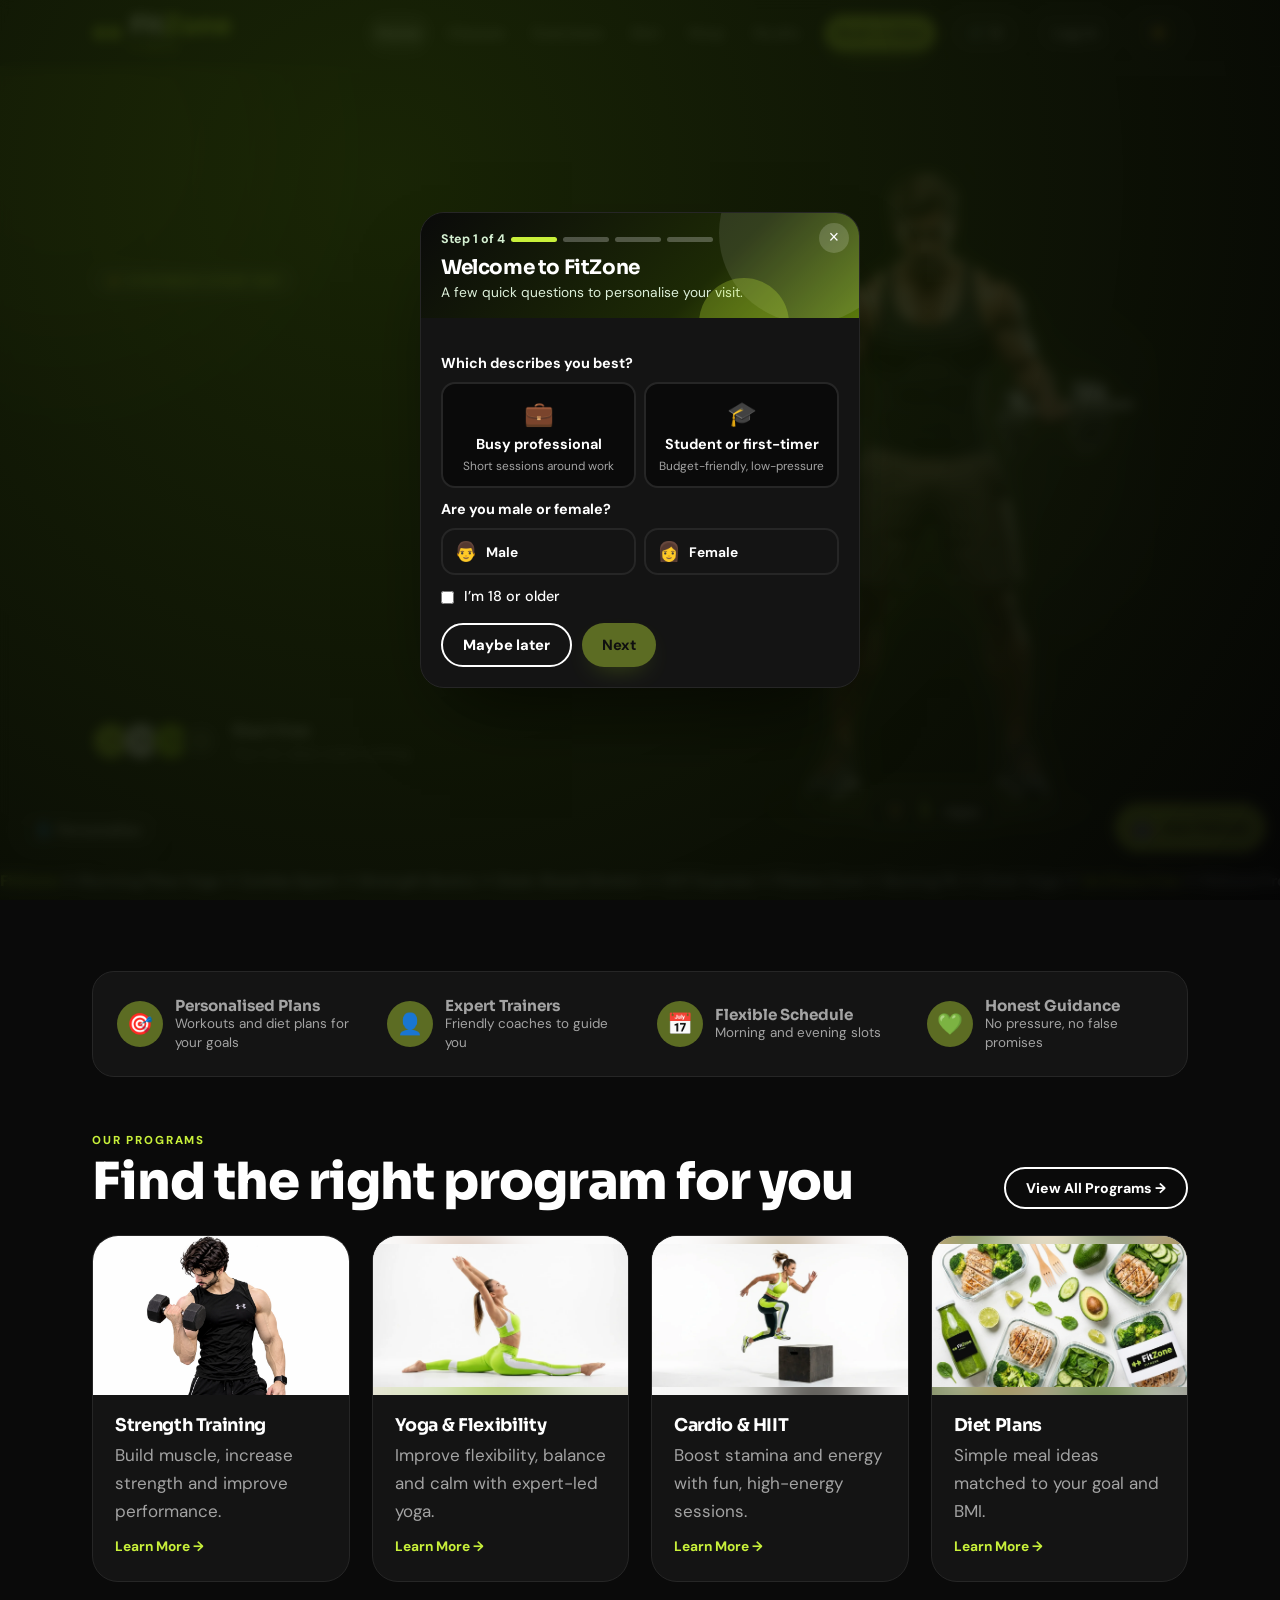
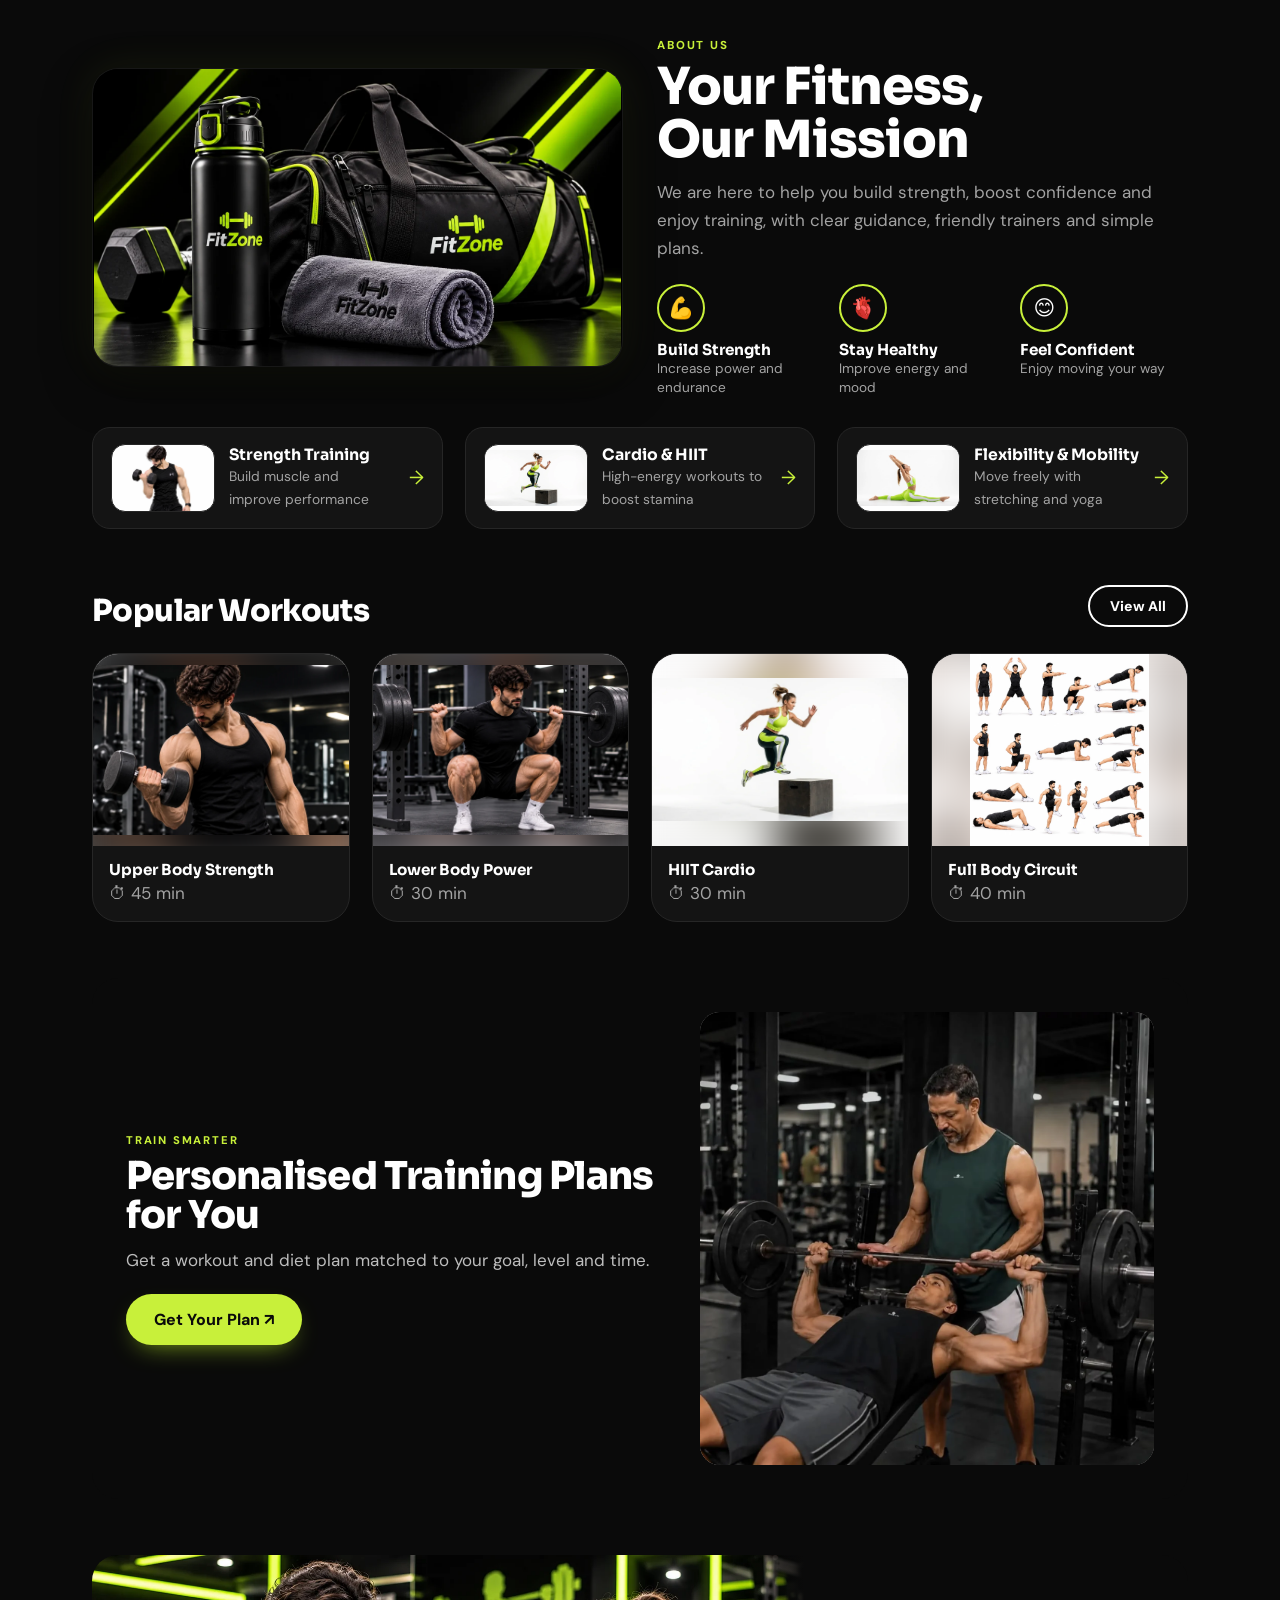
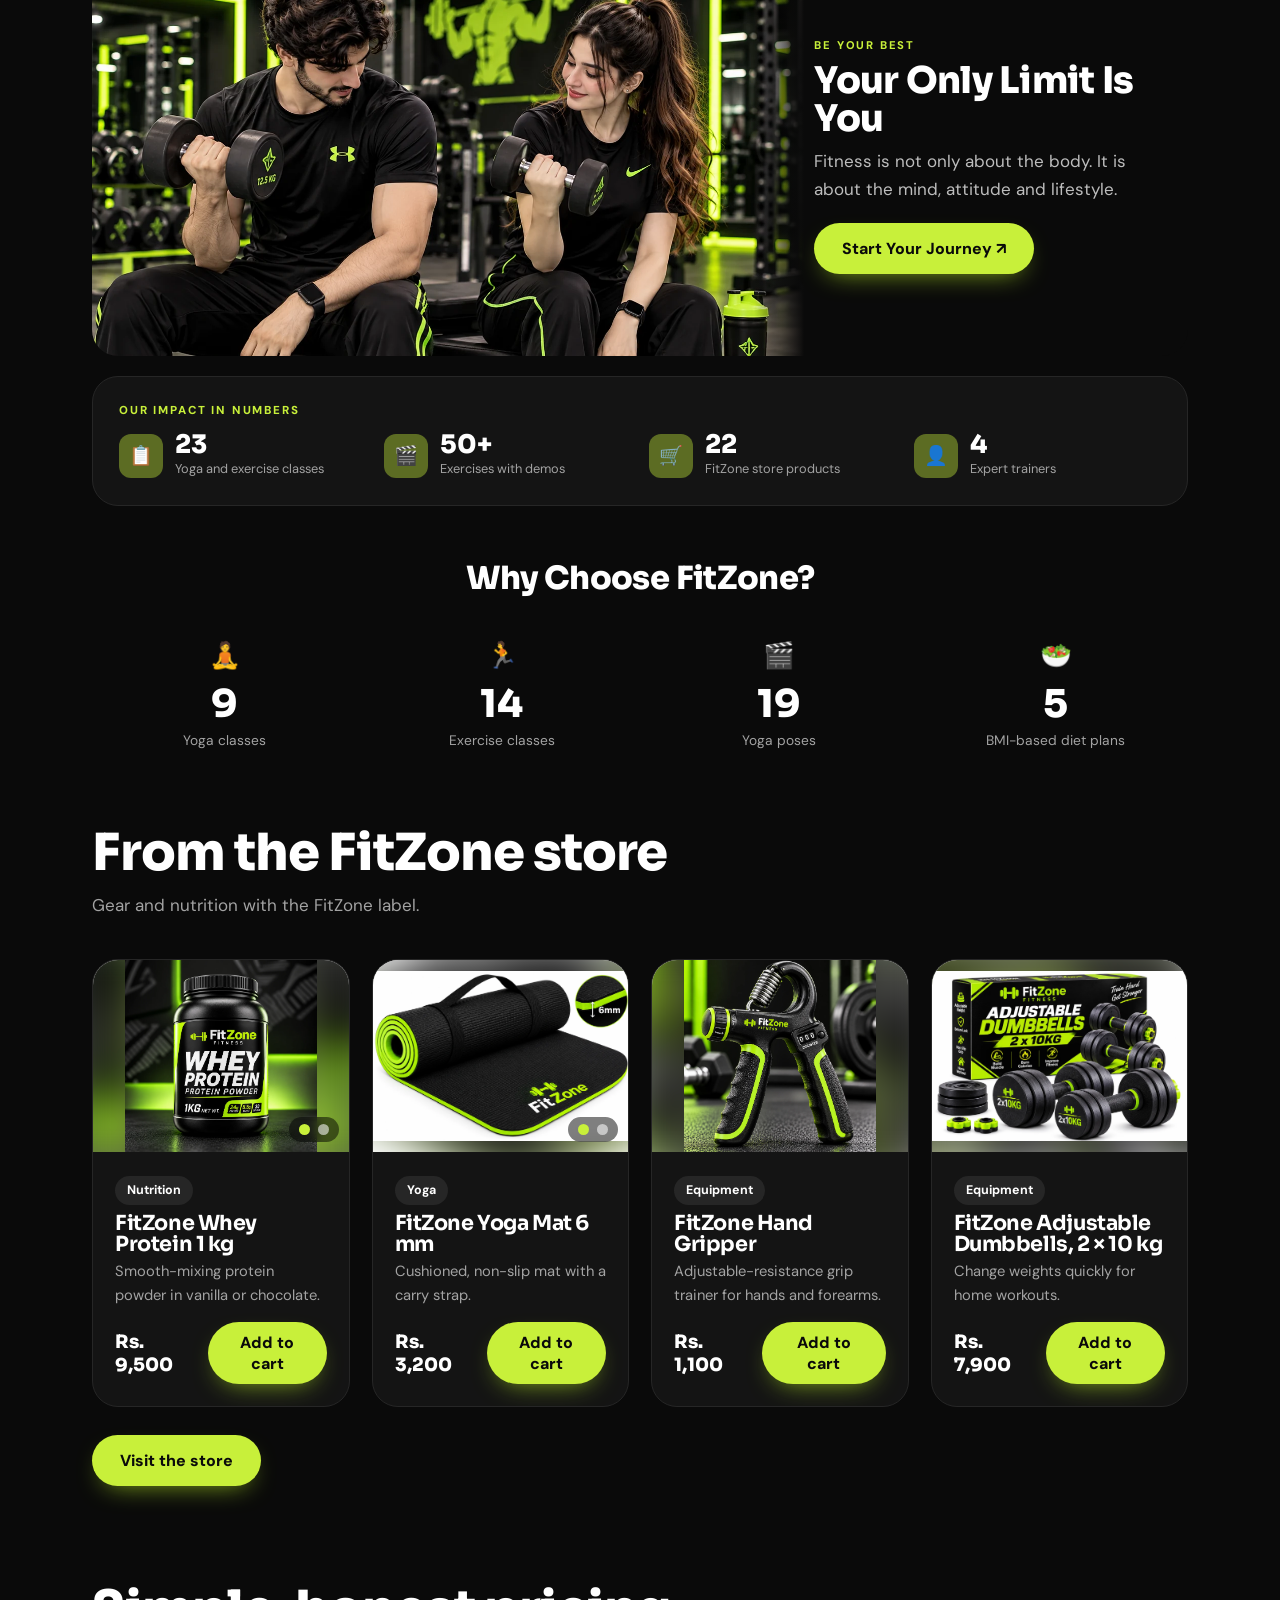
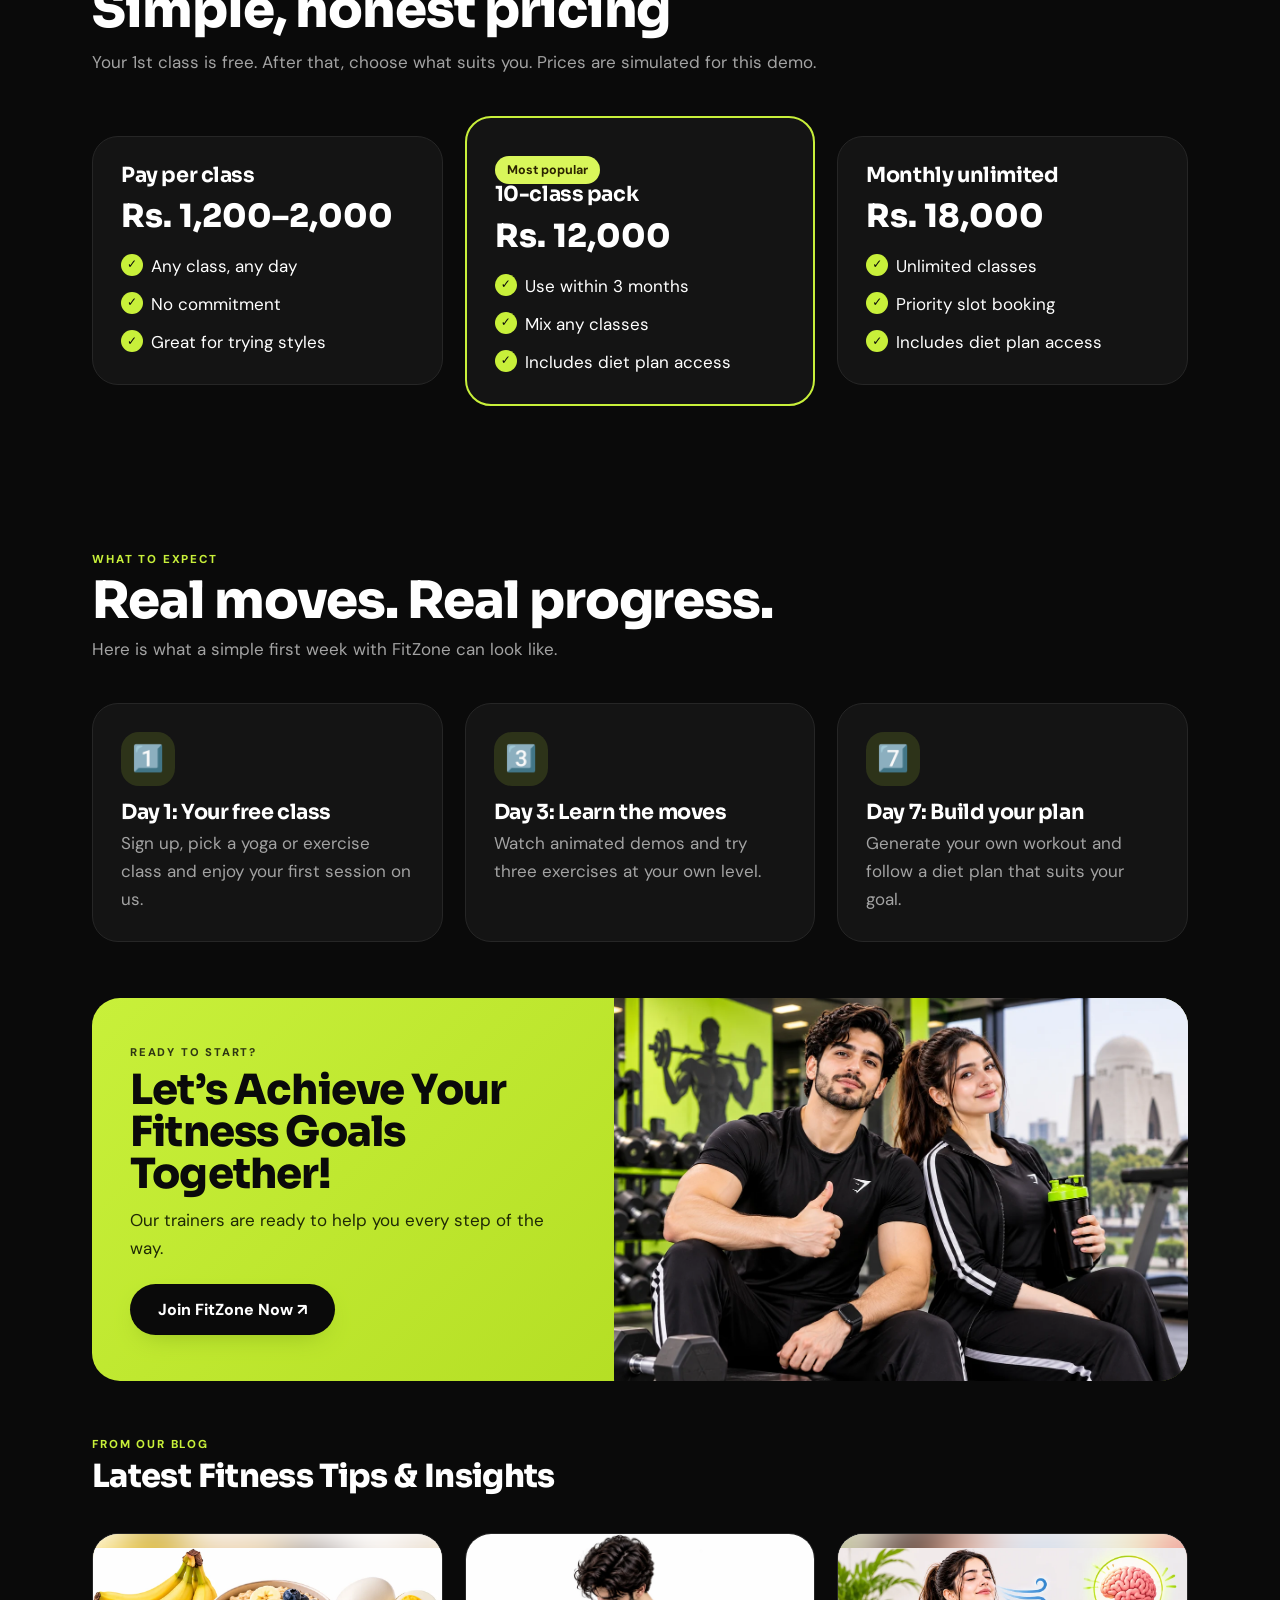
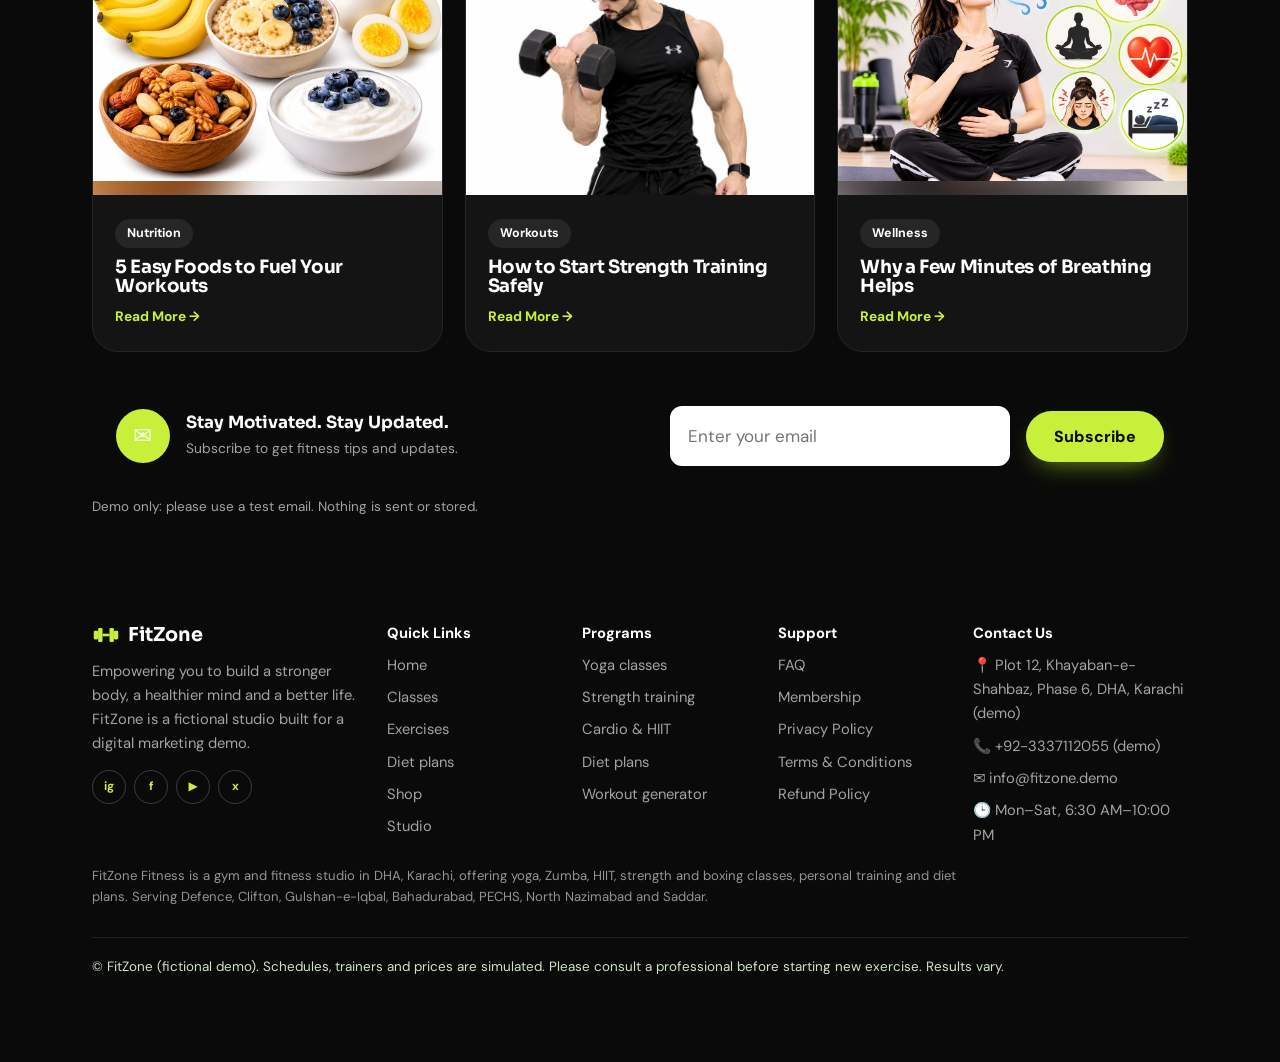
<file: index.html>
<!DOCTYPE html>
<html lang="en"><head>
<!-- meta pixel -->
  <!-- Meta Pixel Code -->
<script>
!function(f,b,e,v,n,t,s)
{if(f.fbq)return;n=f.fbq=function(){n.callMethod?
n.callMethod.apply(n,arguments):n.queue.push(arguments)};
if(!f._fbq)f._fbq=n;n.push=n;n.loaded=!0;n.version='2.0';
n.queue=[];t=b.createElement(e);t.async=!0;
t.src=v;s=b.getElementsByTagName(e)[0];
s.parentNode.insertBefore(t,s)}(window, document,'script',
'https://connect.facebook.net/en_US/fbevents.js');
fbq('init', '961645143372099');
fbq('track', 'PageView');
</script>
<noscript><img height="1" width="1" style="display:none"
src="https://www.facebook.com/tr?id=961645143372099&ev=PageView&noscript=1"
/></noscript>
<!-- End Meta Pixel Code -->
  
<!-- Google tag (gtag.js) -->
<script async src="https://www.googletagmanager.com/gtm.js?id=GTM-T2RQ2K5S"></script>
<script>
  window.dataLayer = window.dataLayer || [];
  function gtag(){dataLayer.push(arguments);}
  gtag('js', new Date());
</script>
<meta charset="utf-8">
<meta name="viewport" content="width=device-width, initial-scale=1, viewport-fit=cover">
<link rel="shortcut icon" href="./images/icon-512.png" type="image/x-icon">
<title>FitZone Fitness Karachi | Gym, Yoga, Zumba &amp; Personal Training in DHA Karachi</title>
<meta name="description" content="FitZone Fitness in DHA, Karachi: yoga, Zumba, HIIT, strength and boxing classes, expert trainers, diet plans and fitness gear. Book your free 1st class today.">
<meta name="keywords" content="FitZone, FitZone Fitness, FitZone Karachi, gym in Karachi, gym in DHA Karachi, best gym in Karachi, best gym in DHA Karachi, gym near me Karachi, fitness studio Karachi, fitness center Karachi, fitness club DHA Karachi, yoga classes Karachi, yoga studio Karachi, yoga classes DHA Karachi, hatha yoga Karachi, yin yoga Karachi, vinyasa yoga Karachi, ashtanga yoga Karachi, power yoga Karachi, chair yoga Karachi, meditation classes Karachi, breathwork Karachi, zumba classes Karachi, dance fitness Karachi, HIIT classes Karachi, tabata Karachi, circuit training Karachi, strength training Karachi, functional training Karachi, boxing fitness Karachi, pilates Karachi, barre classes Karachi, core workout Karachi, personal trainer Karachi, personal training DHA Karachi, group fitness classes Karachi, beginner fitness classes Karachi, weight loss Karachi, fat loss program Karachi, muscle gain plan, diet plan Karachi, healthy diet plan Pakistan, nutrition guide Karachi, fitness shop Karachi, gym equipment Karachi, yoga mat Karachi, protein powder Karachi, whey protein Karachi, creatine Pakistan, gym bag Karachi, workout generator, free first class Karachi, fitness membership Karachi, monthly gym membership Karachi, gym near Clifton, gym near Defence Karachi, gym near Gulshan-e-Iqbal, gym near Bahadurabad, gym near PECHS, gym near North Nazimabad, gym near Saddar, best fitness trainers Karachi, women fitness classes Karachi, online class booking Karachi, fitness Pakistan">
<meta name="robots" content="index, follow, max-image-preview:large">
<meta name="author" content="FitZone Fitness">
<meta name="theme-color" content="#0a0a0a">
<meta name="geo.region" content="PK-SD"><meta name="geo.placename" content="DHA, Karachi"><meta name="geo.position" content="24.8;67.06"><meta name="ICBM" content="24.8, 67.06">
<link rel="canonical" href="https://fitzone-iota-six.vercel.app/">
<meta property="og:type" content="website"><meta property="og:site_name" content="FitZone Fitness Karachi"><meta property="og:locale" content="en_PK"><meta property="og:url" content="https://fitzone-iota-six.vercel.app/">
<meta property="og:title" content="FitZone Fitness Karachi | Gym, Yoga, Zumba &amp; Personal Training in DHA Karachi"><meta property="og:description" content="FitZone Fitness in DHA, Karachi: yoga, Zumba, HIIT, strength and boxing classes, expert trainers, diet plans and fitness gear. Book your free 1st class today."><meta property="og:image" content="images/about-us.webp">
<meta name="twitter:card" content="summary_large_image"><meta name="twitter:title" content="FitZone Fitness Karachi | Gym, Yoga, Zumba &amp; Personal Training in DHA Karachi"><meta name="twitter:description" content="FitZone Fitness in DHA, Karachi: yoga, Zumba, HIIT, strength and boxing classes, expert trainers, diet plans and fitness gear. Book your free 1st class today."><meta name="twitter:image" content="images/about-us.webp">
<script type="application/ld+json">{"@context": "https://schema.org", "@type": ["HealthClub", "LocalBusiness"], "name": "FitZone Fitness", "alternateName": "FitZone Karachi", "url": "https://fitzone-iota-six.vercel.app/", "description": "FitZone Fitness in DHA, Karachi: yoga, Zumba, HIIT, strength and boxing classes, expert trainers, diet plans and fitness gear. Book your free 1st class today.", "slogan": "Train Hard. Live Strong.", "image": "images/about-us.webp", "address": {"@type": "PostalAddress", "streetAddress": "Plot 12, Khayaban-e-Shahbaz, Phase 6, DHA", "addressLocality": "Karachi", "addressRegion": "Sindh", "postalCode": "75500", "addressCountry": "PK"}, "geo": {"@type": "GeoCoordinates", "latitude": 24.8, "longitude": 67.06}, "areaServed": ["Karachi", "DHA Karachi", "Defence Karachi", "Clifton Karachi", "Gulshan-e-Iqbal", "Bahadurabad", "PECHS", "North Nazimabad", "Saddar"], "openingHoursSpecification": [{"@type": "OpeningHoursSpecification", "dayOfWeek": ["Monday", "Tuesday", "Wednesday", "Thursday", "Friday"], "opens": "06:30", "closes": "22:00"}, {"@type": "OpeningHoursSpecification", "dayOfWeek": "Saturday", "opens": "07:00", "closes": "21:00"}], "knowsAbout": ["Yoga", "Zumba", "HIIT", "Strength training", "Boxing fitness", "Pilates", "Diet plans", "Personal training"]}</script>
<script type="application/ld+json">{"@context": "https://schema.org", "@type": "FAQPage", "mainEntity": [{"@type": "Question", "name": "Is the first class really free?", "acceptedAnswer": {"@type": "Answer", "text": "Yes. Your 1st class is free after you sign up. All other classes are paid, between Rs. 1,200 and Rs. 2,500 (prices simulated, no real payment is taken)."}}, {"@type": "Question", "name": "I have never exercised. Is that okay?", "acceptedAnswer": {"@type": "Answer", "text": "Yes. Choose a Beginner or All Levels class. Please consult a professional before starting a new routine."}}, {"@type": "Question", "name": "What should I bring?", "acceptedAnswer": {"@type": "Answer", "text": "Comfortable clothes, a towel, a water bottle and clean sports shoes."}}, {"@type": "Question", "name": "Can I change my class later?", "acceptedAnswer": {"@type": "Answer", "text": "Yes. In a real studio you could reschedule up to 4 hours before class. This is a demo, so nothing is actually booked."}}, {"@type": "Question", "name": "Do you offer diet advice?", "acceptedAnswer": {"@type": "Answer", "text": "We share general healthy-eating ideas on the Diet page. For personal advice, please see a dietitian."}}]}</script>
<link rel="preconnect" href="https://fonts.googleapis.com"><link rel="preconnect" href="https://fonts.gstatic.com" crossorigin>
<link href="https://fonts.googleapis.com/css2?family=Sora:wght@600;700;800&family=DM+Sans:wght@400;500;700&display=swap" rel="stylesheet">
<link rel="stylesheet" href="styles.css"></head><body>
<div id="pb"></div>
<nav id="nav"><div class="w"><a class="logo" href="#home"><svg style="width:30px;height:30px;flex:none" viewBox="0 0 32 32" aria-hidden="true"><g fill="#c8f03a"><rect x="2" y="11" width="5" height="10" rx="1.5"/><rect x="25" y="11" width="5" height="10" rx="1.5"/><rect x="7" y="8" width="5" height="16" rx="1.5"/><rect x="20" y="8" width="5" height="16" rx="1.5"/><rect x="12" y="14.5" width="8" height="3"/></g></svg><span>Fit<i>Zone</i><small>FITNESS</small></span></a><button id="mb" aria-label="Menu">Menu</button>
<div class="links"><a data-p="home" href="#home">Home</a><a data-p="classes" href="#classes">Classes</a><a data-p="learn" href="#learn">Exercises</a><a data-p="diet" href="#diet">Diet</a><a data-p="shop" href="#shop">Shop</a><a data-p="studio" href="#studio">Studio</a><a class="btn" data-p="book" href="#book">Book a class</a><button class="opt" id="ct" aria-label="Open cart" style="margin-left:6px">🛒 <b id="cc">0</b></button><button class="opt" id="au" style="margin-left:6px">Log in</button><button class="opt" id="th" aria-label="Switch light or dark theme" style="margin-left:6px">🌙</button></div></div></nav>
 
<main>
<div class="pg" id="pg-home">
<header class="hx"><div class="blob" style="width:440px;height:440px;background:#9fd11a;left:-160px;top:-140px;opacity:.16"></div>
<div class="w hxg"><div class="hxl"><span class="eyebrow">⚡ Stronger every day</span>
<h1><span><b>Train Hard.</b></span><span><b>Live <em>Strong.</em></b></span></h1>
<p class="lead">Personalised fitness programs, friendly coaching and a supportive community in Karachi to help you reach your best self.</p>
<div class="cta"><a class="btn" href="#classes">Start Your Journey ↗</a><a class="btn o" href="#studio"><span class="pl2">▶</span> Watch Video</a></div>
<div class="avs"><span style="background:#c8f03a;color:#0a0a0a">A</span><span style="background:#fff;color:#0a0a0a">B</span><span style="background:#9fd11a;color:#0a0a0a">S</span><span style="background:#262626;color:#c8f03a">+</span><div><b>Start free</b><small>Your 1st class costs nothing</small></div></div></div>
<div class="hxr"><div class="lift" role="img" aria-label="A strong man curling two dumbbells"><div class="lf-poster"></div><canvas class="lf-canvas" width="768" height="1152" aria-hidden="true"></canvas><span class="lf-rep">🏋️ <b id="reps">0</b> reps</span></div></div></div></header>
<section class="s1" style="padding-bottom:0"><div class="w"><div class="fs rv"><div><i>🎯</i><span><b>Personalised Plans</b>Workouts and diet plans for your goals</span></div><div><i>👤</i><span><b>Expert Trainers</b>Friendly coaches to guide you</span></div><div><i>📅</i><span><b>Flexible Schedule</b>Morning and evening slots</span></div><div><i>💚</i><span><b>Honest Guidance</b>No pressure, no false promises</span></div></div></div></section>
<section class="s1"><div class="w"><div class="sh rv"><div><span class="ey">Our programs</span><h2>Find the right program for you</h2></div><a class="btn o sm" href="#classes">View All Programs →</a></div><div class="grid p4"><div class="card pcd rv"><div class="im has-img wht"><img src="images/strength-training.webp" alt="Athlete doing a dumbbell curl: FitZone strength training" width="1100" height="1146" loading="lazy" decoding="async"></div><div class="tx"><h3>Strength Training</h3><p class="mut" style="margin-top:6px">Build muscle, increase strength and improve performance.</p><a class="ln" href="#classes">Learn More →</a></div></div><div class="card pcd rv"><div class="im has-img bf" style="--b:url('images/yoga-flexibility.webp')"><img src="images/yoga-flexibility.webp" alt="Woman doing a yoga stretch for flexibility" width="1100" height="614" loading="lazy" decoding="async"></div><div class="tx"><h3>Yoga &amp; Flexibility</h3><p class="mut" style="margin-top:6px">Improve flexibility, balance and calm with expert-led yoga.</p><a class="ln" href="#classes">Learn More →</a></div></div><div class="card pcd rv"><div class="im has-img bf" style="--b:url('images/cardio-hiit.webp')"><img src="images/cardio-hiit.webp" alt="Athlete doing a box jump in a high-intensity cardio workout" width="1100" height="614" loading="lazy" decoding="async"></div><div class="tx"><h3>Cardio &amp; HIIT</h3><p class="mut" style="margin-top:6px">Boost stamina and energy with fun, high-energy sessions.</p><a class="ln" href="#classes">Learn More →</a></div></div><div class="card pcd rv"><div class="im has-img bf" style="--b:url('images/diet-plans.webp')"><img src="images/diet-plans.webp" alt="Healthy meal prep boxes with chicken, broccoli, spinach and a green smoothie" width="1100" height="614" loading="lazy" decoding="async"></div><div class="tx"><h3>Diet Plans</h3><p class="mut" style="margin-top:6px">Simple meal ideas matched to your goal and BMI.</p><a class="ln" href="#diet">Learn More →</a></div></div></div></div></section>
<section class="s1" style="padding-top:0"><div class="w"><div class="ab"><figure class="abp abimg rv"><img src="images/about-us.webp" alt="FitZone water bottle, gym bag, towel and dumbbell" width="1400" height="788" loading="lazy" decoding="async"></figure><div class="rv"><span class="ey">About us</span><h2>Your Fitness,<br>Our Mission</h2><p class="mut" style="margin:12px 0 22px">We are here to help you build strength, boost confidence and enjoy training, with clear guidance, friendly trainers and simple plans.</p><div class="tri"><div><i>💪</i><b>Build Strength</b><span>Increase power and endurance</span></div><div><i>🫀</i><b>Stay Healthy</b><span>Improve energy and mood</span></div><div><i>😊</i><b>Feel Confident</b><span>Enjoy moving your way</span></div></div></div></div>
<div class="grid lkg"><a class="lk rv" href="#classes"><i class="lkimg"><img src="images/strength-training.webp" alt="Strength training: dumbbell curl" width="1100" height="1146" loading="lazy" decoding="async"></i><span><b>Strength Training</b>Build muscle and improve performance</span><em>→</em></a><a class="lk rv" href="#classes"><i class="lkimg"><img src="images/cardio-hiit.webp" alt="Athlete doing a box jump in a high-intensity cardio workout" width="1100" height="614" loading="lazy" decoding="async"></i><span><b>Cardio &amp; HIIT</b>High-energy workouts to boost stamina</span><em>→</em></a><a class="lk rv" href="#learn"><i class="lkimg"><img src="images/yoga-flexibility.webp" alt="Woman doing a yoga stretch for flexibility" width="1100" height="614" loading="lazy" decoding="async"></i><span><b>Flexibility &amp; Mobility</b>Move freely with stretching and yoga</span><em>→</em></a></div></div></section>
<section class="s1" style="padding-top:0"><div class="w"><div class="sh rv"><h2 style="font-size:1.9rem">Popular Workouts</h2><a class="btn o sm" href="#learn">View All</a></div><div class="grid w4"><a class="card pw rv" href="#learn"><div class="im has-img bf" style="--b:url('images/upper-body-strength.webp')"><img src="images/upper-body-strength.webp" alt="Athlete doing a dumbbell curl for upper body strength" width="1100" height="733" loading="lazy" decoding="async"></div><div class="tx"><b>Upper Body Strength</b><span class="mut">⏱ 45 min</span></div></a><a class="card pw rv" href="#learn"><div class="im has-img bf" style="--b:url('images/lower-body-power.webp')"><img src="images/lower-body-power.webp" alt="Athlete doing a barbell squat for lower body power" width="1100" height="733" loading="lazy" decoding="async"></div><div class="tx"><b>Lower Body Power</b><span class="mut">⏱ 30 min</span></div></a><a class="card pw rv" href="#learn"><div class="im has-img bf" style="--b:url('images/cardio-hiit.webp')"><img src="images/cardio-hiit.webp" alt="Athlete doing a box jump in a high-intensity cardio workout" width="1100" height="614" loading="lazy" decoding="async"></div><div class="tx"><b>HIIT Cardio</b><span class="mut">⏱ 30 min</span></div></a><a class="card pw rv" href="#learn"><div class="im has-img bf" style="--b:url('images/full-body-circuit.webp')"><img src="images/full-body-circuit.webp" alt="Full body circuit exercises: jumping jacks, squats, push-ups, lunges, planks, mountain climbers and high knees" width="1028" height="1100" loading="lazy" decoding="async"></div><div class="tx"><b>Full Body Circuit</b><span class="mut">⏱ 40 min</span></div></a></div></div></section>
<section class="s1" style="padding-top:0"><div class="w"><div class="pln rv"><div><span class="ey2">Train smarter</span><h2>Personalised Training Plans for You</h2><p>Get a workout and diet plan matched to your goal, level and time.</p><a class="btn" href="#learn">Get Your Plan ↗</a></div><div class="plp plpimg" style="--b:url('images/personalised-coaching.webp')"><img src="images/personalised-coaching.webp" alt="A trainer spotting a client on the bench press: personalised training" width="1200" height="1200" loading="lazy" decoding="async"></div></div></div></section>
<section class="s1" style="padding-top:0"><div class="w"><div class="ol"><div class="olc rv"><div class="olp olimg"><img src="images/your-only-limit.webp" alt="A couple training together with dumbbells in the gym" width="1400" height="788" loading="lazy" decoding="async"></div><div class="olt"><span class="ey2">Be your best</span><h2>Your Only Limit Is You</h2><p>Fitness is not only about the body. It is about the mind, attitude and lifestyle.</p><a class="btn" href="#classes">Start Your Journey ↗</a></div></div>
<div class="imp rv"><span class="ey">Our impact in numbers</span><div class="ig"><div><i>📋</i><b data-n="23">0</b><span>Yoga and exercise classes</span></div><div><i>🎬</i><b data-n="50" data-s="+">0</b><span>Exercises with demos</span></div><div><i>🛒</i><b data-n="22">0</b><span>FitZone store products</span></div><div><i>👤</i><b data-n="4">0</b><span>Expert trainers</span></div></div></div></div></div></section>
<section class="s1" style="padding-top:0"><div class="w"><h2 class="rv" style="text-align:center;font-size:2rem">Why Choose FitZone?</h2><div class="why rv"><div><i>🧘</i><b data-n="9">0</b><span>Yoga classes</span></div><div><i>🏃</i><b data-n="14">0</b><span>Exercise classes</span></div><div><i>🎬</i><b data-n="19">0</b><span>Yoga poses</span></div><div><i>🥗</i><b data-n="5">0</b><span>BMI-based diet plans</span></div></div></div></section>
<section style="padding-top:0"><div class="w"><h2 class="rv">From the FitZone store</h2><p class="mut rv" style="margin-top:12px">Gear and nutrition with the FitZone label.</p><div class="grid" id="fp"></div><p style="margin-top:28px"><a class="btn" href="#shop">Visit the store</a></p></div></section><section style="padding-top:0"><div class="w"><h2 class="rv">Simple, honest pricing</h2><p class="mut rv" style="margin-top:12px">Your 1st class is free. After that, choose what suits you. Prices are simulated for this demo.</p><div class="grid" style="align-items:center"><div class="card fe rv l"><h3>Pay per class</h3><p class="price">Rs. 1,200–2,000</p><ul class="ticks"><li>Any class, any day</li><li>No commitment</li><li>Great for trying styles</li></ul></div><div class="card fe rv hot"><span class=tag style=background:var(--b);color:#2a2200>Most popular</span><h3>10-class pack</h3><p class="price">Rs. 12,000</p><ul class="ticks"><li>Use within 3 months</li><li>Mix any classes</li><li>Includes diet plan access</li></ul></div><div class="card fe rv r"><h3>Monthly unlimited</h3><p class="price">Rs. 18,000</p><ul class="ticks"><li>Unlimited classes</li><li>Priority slot booking</li><li>Includes diet plan access</li></ul></div></div></div></section>
<section class="s1"><div class="w"><span class="ey rv">What to expect</span><h2 class="rv">Real moves. Real progress.</h2><p class="mut rv" style="margin:8px 0 0">Here is what a simple first week with FitZone can look like.</p><div class="grid"><div class="card fe rv"><div class="ic">1️⃣</div><h3>Day 1: Your free class</h3><p class="mut" style="margin-top:6px">Sign up, pick a yoga or exercise class and enjoy your first session on us.</p></div><div class="card fe rv"><div class="ic">3️⃣</div><h3>Day 3: Learn the moves</h3><p class="mut" style="margin-top:6px">Watch animated demos and try three exercises at your own level.</p></div><div class="card fe rv"><div class="ic">7️⃣</div><h3>Day 7: Build your plan</h3><p class="mut" style="margin-top:6px">Generate your own workout and follow a diet plan that suits your goal.</p></div></div></div></section>
<section class="s1" style="padding-top:0"><div class="w"><div class="cta2 rv"><div class="ct"><span class="ey2" style="color:#0a0a0acc">Ready to start?</span><h2>Let’s Achieve Your Fitness Goals Together!</h2><p>Our trainers are ready to help you every step of the way.</p><a class="btn dk" href="#book" data-demo>Join FitZone Now ↗</a></div><div class="cpimg" style="--b:url('images/karachi-gym-duo.webp')"><img src="images/karachi-gym-duo.webp" alt="FitZone members smiling in the gym with a view of Karachi" width="1280" height="853" loading="lazy" decoding="async"></div></div></div></section>
<section class="s1" style="padding-top:0"><div class="w"><div class="sh rv"><div><span class="ey">From our blog</span><h2 style="font-size:2rem">Latest Fitness Tips &amp; Insights</h2></div></div><div class="grid"><div class="card rv"><div class="im has-img bf" style="--b:url('images/healthy-breakfast.webp')"><img src="images/healthy-breakfast.webp" alt="Healthy breakfast foods: bananas, oats, boiled eggs, nuts and yogurt with blueberries" width="1100" height="733" loading="lazy" decoding="async"></div><div class="tx"><span class="tag" style="margin:0">Nutrition</span><h3 style="margin-top:10px;font-size:1.15rem">5 Easy Foods to Fuel Your Workouts</h3><button class="ln" data-read="0">Read More →</button></div></div><div class="card rv"><div class="im has-img wht"><img src="images/strength-training.webp" alt="Athlete doing a dumbbell curl: FitZone strength training" width="1100" height="1146" loading="lazy" decoding="async"></div><div class="tx"><span class="tag" style="margin:0">Workouts</span><h3 style="margin-top:10px;font-size:1.15rem">How to Start Strength Training Safely</h3><button class="ln" data-read="1">Read More →</button></div></div><div class="card rv"><div class="im has-img bf" style="--b:url('images/meditation-breathing.webp')"><img src="images/meditation-breathing.webp" alt="Woman doing a calm breathing exercise, with icons for better focus, calm, heart health, less stress and better sleep" width="1100" height="733" loading="lazy" decoding="async"></div><div class="tx"><span class="tag" style="margin:0">Wellness</span><h3 style="margin-top:10px;font-size:1.15rem">Why a Few Minutes of Breathing Helps</h3><button class="ln" data-read="2">Read More →</button></div></div></div><div class="nl rv"><i class="nlc">✉️</i><div><b>Stay Motivated. Stay Updated.</b><span>Subscribe to get fitness tips and updates.</span></div><input id="nle" type="email" placeholder="Enter your email" aria-label="Email address" autocomplete="off"><button class="btn" id="nls">Subscribe</button></div><p class="mut" id="nlm" style="font-size:.84rem;margin-top:10px;min-height:1.3em">Demo only: please use a test email. Nothing is sent or stored.</p></div></section>
</div>
 
<div class="pg" id="pg-classes" hidden>
<div class="pagehead"><div class="blob" style="width:340px;height:340px;background:#9fd11a;right:-60px;top:-80px"></div><div class="w" style="position:relative"><h1 style="font-size:clamp(2.4rem,6vw,4rem);font-weight:800">Find your <span class="grad">class</span></h1><p>Yoga or exercise, morning or evening. Your 1st class is free.</p></div></div>
<section id="cgs" hidden><div class="w"><div id="cgate" class="book"><h3>Please sign in to see our classes</h3><p class="mut" style="margin:10px 0 20px">Create a free account or log in to unlock all yoga and exercise classes. Your 1st class is free.</p><button class="btn" data-authc>Sign up / Log in</button></div></div></section><section id="cbody"><div class="w"><h2 class="rv" style="font-size:2.2rem">Book a class</h2><p class="mut rv" style="margin:8px 0 20px">Your 1st class is free, all other classes are paid. What would you like to do?</p><div class="ctt" id="ctt"></div><div class="chips" id="cct" style="margin-top:16px"></div><div class="chips" id="flt" style="margin-top:12px"></div><div class="grid" id="cg"></div>
<h2 class="rv" style="margin-top:80px;font-size:2.2rem">Weekly timetable <span class="mut" style="font-size:1rem;font-family:'DM Sans';font-weight:500">(simulated)</span></h2>
<div class="sc rv"><table><tr><th>Class</th><th>Days</th><th>Time</th><th>Price</th></tr><tr><td>Morning Flow Yoga</td><td>Mon · Wed · Fri</td><td>7:00 AM / 8:30 AM</td><td>Rs. 1,500</td></tr><tr><td>Strength Basics</td><td>Tue · Thu · Sat</td><td>7:00 AM / 8:30 AM</td><td>Rs. 2,000</td></tr><tr><td>Zumba Spark</td><td>Mon · Wed · Sat</td><td>6:30 PM / 8:00 PM</td><td>Rs. 1,800</td></tr><tr><td>Desk-Reset Stretch</td><td>Tue · Thu · Fri</td><td>6:30 PM / 8:00 PM</td><td>Rs. 1,200</td></tr><tr><td>HIIT Express</td><td>Mon · Wed · Fri</td><td>7:00 AM / 8:30 AM</td><td>Rs. 2,200</td></tr><tr><td>Pilates Core</td><td>Tue · Thu</td><td>6:30 PM / 8:00 PM</td><td>Rs. 1,700</td></tr><tr><td>Boxing Fit</td><td>Mon · Wed · Sat</td><td>6:30 PM / 8:00 PM</td><td>Rs. 2,300</td></tr><tr><td>Chair Yoga</td><td>Mon · Wed · Fri</td><td>7:00 AM / 8:30 AM</td><td>Rs. 1,300</td></tr><tr><td>Core Blast</td><td>Tue · Thu · Sat</td><td>7:00 AM / 8:30 AM</td><td>Rs. 1,900</td></tr><tr><td>Glute and Leg Day</td><td>Mon · Wed · Fri</td><td>6:30 PM / 8:00 PM</td><td>Rs. 2,100</td></tr><tr><td>Power Yoga</td><td>Tue · Thu · Sat</td><td>7:00 AM / 8:30 AM</td><td>Rs. 2,000</td></tr><tr><td>Stretch and Recover</td><td>Wed · Fri · Sun</td><td>6:30 PM / 8:00 PM</td><td>Rs. 1,400</td></tr><tr><td>Hatha Basics</td><td>Mon · Wed · Fri</td><td>7:00 AM / 8:30 AM</td><td>Rs. 1,400</td></tr><tr><td>Sunset Vinyasa</td><td>Tue · Thu · Sat</td><td>6:30 PM / 8:00 PM</td><td>Rs. 1,600</td></tr><tr><td>Ashtanga Basics</td><td>Mon · Wed · Fri</td><td>7:00 AM / 8:30 AM</td><td>Rs. 1,900</td></tr><tr><td>Yin Yoga</td><td>Wed · Fri · Sun</td><td>6:30 PM / 8:00 PM</td><td>Rs. 1,500</td></tr><tr><td>Breath and Meditation</td><td>Tue · Thu · Sat</td><td>7:00 AM / 8:30 AM</td><td>Rs. 1,200</td></tr><tr><td>Desk-Worker Yoga</td><td>Mon · Wed · Fri</td><td>6:30 PM / 8:00 PM</td><td>Rs. 1,400</td></tr><tr><td>Low-Impact Cardio</td><td>Mon · Wed · Fri</td><td>7:00 AM / 8:30 AM</td><td>Rs. 1,600</td></tr><tr><td>Circuit Training</td><td>Tue · Thu · Sat</td><td>6:30 PM / 8:00 PM</td><td>Rs. 2,000</td></tr><tr><td>Tabata Blast</td><td>Tue · Thu · Sat</td><td>7:00 AM / 8:30 AM</td><td>Rs. 2,200</td></tr><tr><td>Functional Strength</td><td>Mon · Wed · Fri</td><td>6:30 PM / 8:00 PM</td><td>Rs. 2,300</td></tr><tr><td>Barre Tone</td><td>Tue · Thu</td><td>6:30 PM / 8:00 PM</td><td>Rs. 1,800</td></tr></table><p class="mut" style="margin-top:10px;font-size:.9rem">Your 1st class is free. All other classes are paid. Prices are simulated.</p></div><h2 class="rv" style="margin-top:80px;font-size:2.2rem">A balanced week</h2><div class="sc rv"><table><tr><th>Day</th><th>Focus</th><th>Try</th></tr><tr><td>Mon</td><td>Legs and core</td><td>Squats, bridges, planks</td></tr><tr><td>Tue</td><td>Upper body</td><td>Push-ups, rows, shoulder press</td></tr><tr><td>Wed</td><td>Cardio class</td><td>Zumba Spark</td></tr><tr><td>Thu</td><td>Mobility</td><td>Morning Flow Yoga</td></tr><tr><td>Fri</td><td>Full body</td><td>Strength Basics</td></tr><tr><td>Sat</td><td>Fun and active</td><td>Walk, dance or play a sport</td></tr><tr><td>Sun</td><td>Rest</td><td>Stretch lightly and sleep well</td></tr></table></div>
</div></section></div>
 
<div class="pg" id="pg-studio" hidden>
<div class="pagehead"><div class="blob" style="width:340px;height:340px;background:#c8f03a;right:-60px;top:-80px"></div><div class="w" style="position:relative"><h1 style="font-size:clamp(2.4rem,6vw,4rem);font-weight:800">Step inside the <span class="grad">studio</span></h1><p>Take a quick tour, browse the space and meet your trainers.</p></div></div>
<section><div class="w"><div class="tour"><div class="vid vidreal rv"><video id="tv" controls playsinline preload="metadata" poster="video/gym-tour-poster.jpg" aria-label="FitZone gym tour video"><source src="video/gym-tour.mp4" type="video/mp4">Your browser does not support video.</video></div>
<div class="tourtx rv"><span class="ey">Inside FitZone &middot; 30 sec tour</span><h2>Step inside <span class="grad">the zone</span></h2><p class="tlead">Take half a minute to see where you will train: a bright main floor, a calm stretch corner and a friendly space for every level. No pressure, just come and look around.</p><ul class="tfeat"><li><b>Open main floor</b><span>Weights, bands and ropes within easy reach</span></li><li><b>Calm stretch room</b><span>A quiet corner for yoga and recovery</span></li><li><b>Beginner friendly</b><span>Coaches who guide you, step by step</span></li><li><b>1st class is free</b><span>Try a class before you decide</span></li></ul><div class="tcta"><a class="btn" href="#classes">Claim your free class</a></div><p class="tnote">Fictional studio. Illustrations are for demonstration.</p></div></div>
<div class="gal"><div class="rv gimg" style="--b:url('images/studio-main-floor.webp')"><img src="images/studio-main-floor.webp" alt="FitZone main floor with dumbbells, benches and mirrors" width="1024" height="1280" loading="lazy" decoding="async"><span>Main floor</span></div><div class="rv gimg" style="--b:url('images/studio-quiet-room.webp')"><img src="images/studio-quiet-room.webp" alt="Quiet room with artificial turf, dumbbell racks and a bench" width="1024" height="683" loading="lazy" decoding="async"><span>Quiet room</span></div><div class="rv gimg" style="--b:url('images/studio-dance-zone.webp')"><img src="images/studio-dance-zone.webp" alt="Dance zone with turf floor, soft boxes and exercise balls" width="736" height="981" loading="lazy" decoding="async"><span>Dance zone</span></div><div class="rv gimg" style="--b:url('images/studio-beginner-corner.webp')"><img src="images/studio-beginner-corner.webp" alt="Beginner corner with a bench, battle ropes, kettlebells and a stability ball" width="1200" height="900" loading="lazy" decoding="async"><span>Beginner corner</span></div></div></div></section>
<section style="padding-top:0"><div class="w"><h2 class="rv">Meet your trainers</h2><div class="grid" id="tg"></div></div></section><section style="padding-top:0"><div class="w"><div class="grid" style="grid-template-columns:repeat(auto-fit,minmax(290px,1fr))"><div class="card fe rv l"><h3>Opening hours</h3><div class="sum"><div><span>Mon – Fri</span><b>6:30 AM – 10:00 PM</b></div><div><span>Saturday</span><b>7:00 AM – 9:00 PM</b></div><div><span>Sunday</span><b>Closed for rest</b></div></div></div><div class="card fe rv"><h3>Studio etiquette</h3><ul class="ticks"><li>Bring a towel and water bottle</li><li>Tell your trainer about any injury</li><li>Arrive 10 minutes early on day one</li><li>Respect everyone’s space and pace</li></ul></div><div class="card fe rv r"><h3>Find us</h3><p class="mut" style="margin-top:8px">FitZone Studio, Plot 12, Khayaban-e-Shahbaz, Phase 6, DHA, Karachi. This address is a demo placeholder for the project.</p><p class="mut" style="margin-top:10px">A convenient gym for members across Karachi, including Defence (DHA), Clifton, Gulshan-e-Iqbal, Bahadurabad, PECHS, North Nazimabad and Saddar.</p><p style="margin-top:12px"><b>Tip:</b> Please consult a professional before starting a new exercise routine.</p></div></div></div></section></div>
 
<div class="pg" id="pg-book" hidden>
<div class="pagehead"><div class="blob" style="width:340px;height:340px;background:#9fd11a;right:-60px;top:-80px"></div><div class="w" style="position:relative"><h1 style="font-size:clamp(2.4rem,6vw,4rem);font-weight:800">Book your <span class="grad">class</span></h1><p>Simple steps. No payment and no real booking, this is a demo.</p></div></div>
<section style="padding-top:50px"><div class="w"><div id="gate" class="book" hidden><h3>Sign in to book your class</h3><p class="mut" style="margin:10px 0 20px">Create an account to claim your free 1st class.</p><button class="btn" data-auth>Sign up / Log in</button></div><div class="book" id="bk"><div class="bs" id="bs"><i class="on"></i><i></i><i></i><i></i></div>
<div class="pane show" id="p1"><label>1. Choose a class</label><div class="opts" id="oC"></div><label>Choose a date</label><div class="opts" id="oD"></div><label>Choose a time slot</label><div class="opts" id="oS"></div><button class="btn" id="n1" disabled>Review booking</button></div>
<div class="pane" id="p2"><h3>2. Booking summary</h3><div class="sum" id="sum"></div><p class="mut" id="tn" style="font-size:.9rem;margin:14px 0 22px"></p><button class="btn o" data-b="p1">Change</button> <button class="btn" id="n2">Continue</button></div>
<div class="pane" id="p3"><h3>3. Your details (test data)</h3><br><label for="nm">Name</label><input id="nm" value="Test User" autocomplete="off"><label for="em">Email</label><input id="em" value="test@example.com" autocomplete="off"><button class="btn o" data-b="p2">Back</button> <button class="btn" id="n3">Book Mock Trial</button></div>
<div class="pane" id="p4"><div class="pass" id="pass"></div><h3 style="margin-top:36px">Classes you might like next</h3><p class="mut">Pick a preference for simple suggestions.</p><div class="opts" id="oP"></div><div class="grid" id="sug" style="margin-top:0"></div><br><button class="btn o" id="again">Start again</button></div></div>
<h2 style="margin-top:80px;font-size:2.2rem" class="rv">Questions</h2>
<details class="rv"><summary>Is the first class really free?</summary><p>Yes. Your 1st class is free after you sign up. All other classes are paid, between Rs. 1,200 and Rs. 2,500 (prices simulated, no real payment is taken).</p></details>
<details class="rv"><summary>I have never exercised. Is that okay?</summary><p>Yes. Choose a Beginner or All Levels class. Please consult a professional before starting a new routine.</p></details>
<details class="rv"><summary>Is this a real booking?</summary><p>No. FitZone is a fictional studio and the pass is a sample only.</p></details><details class="rv"><summary>What should I bring?</summary><p>Comfortable clothes, a towel, a water bottle and clean sports shoes.</p></details><details class="rv"><summary>Can I change my class later?</summary><p>Yes. In a real studio you could reschedule up to 4 hours before class. This is a demo, so nothing is actually booked.</p></details><details class="rv"><summary>Do you offer diet advice?</summary><p>We share general healthy-eating ideas on the Diet page. For personal advice, please see a dietitian.</p></details></div></section></div>
<div class="pg" id="pg-learn" hidden><div class="pagehead"><div class="blob" style="width:340px;height:340px;background:#9fd11a;right:-60px;top:-80px"></div><div class="w" style="position:relative"><h1 style="font-size:clamp(2.4rem,6vw,4rem);font-weight:800">Exercises &amp; <span class="grad">yoga</span></h1><p>Learn simple moves with clear form tips. Pick what suits your level.</p></div></div><section><div class="w"><h2 class="rv" style="font-size:2.2rem">Exercise library with demo videos</h2><p class="mut rv" style="margin:8px 0 20px">50+ exercises. Tap any card to watch the demo, then choose your level (Beginner, Intermediate or High) for sets, reps and steps.</p><input id="xs" placeholder="Search exercises, e.g. squat" aria-label="Search exercises"><div class="chips" id="xf" style="margin-bottom:6px"></div><div class="grid" id="xg" style="margin-top:20px"></div>
<h2 class="rv" style="margin-top:80px;font-size:2.2rem">Build your own workout</h2><p class="mut rv" style="margin:8px 0 20px">Choose your goal, level and time. We will put a workout together for you.</p><div class="book rv"><label>Your goal</label><div class="chips" id="wgc" style="margin-bottom:18px"></div><label>Your level</label><div class="chips" id="wlc" style="margin-bottom:18px"></div><label>Time available</label><div class="chips" id="wtc" style="margin-bottom:22px"></div><button class="btn" id="wbn">Generate my workout</button></div><div id="wo"></div>
<h2 class="rv" style="margin-top:80px;font-size:2.2rem">Yoga poses and breathing</h2><p class="mut rv" style="margin:8px 0 20px">Tap a pose to watch the demo. Move gently and stop if anything hurts.</p><div class="chips" id="yf"></div><div class="grid" id="yg" style="margin-top:20px"></div>
<h2 class="rv" style="margin-top:80px;font-size:2.2rem">Warm-up and cool-down</h2><div class="grid"><div class="card fe rv l"><h3>5-minute warm-up</h3><ul class="ticks"><li>Arm circles, 30 sec</li><li>Hip circles, 30 sec</li><li>Marching on the spot, 1 min</li><li>Bodyweight squats, 10 reps</li><li>Cat-cow, 10 slow reps</li></ul></div><div class="card fe rv r"><h3>5-minute cool-down</h3><ul class="ticks"><li>Slow walk, 2 min</li><li>Hamstring stretch, 30 sec per side</li><li>Quad stretch, 30 sec per side</li><li>Child’s pose, 1 min</li><li>Five slow, deep breaths</li></ul></div></div><p class="mut" style="margin-top:20px;font-size:.9rem">Please consult a professional before starting a new exercise routine, especially with injuries or medical conditions.</p></div></section></div><div class="pg" id="pg-diet" hidden><div class="pagehead"><div class="blob" style="width:340px;height:340px;background:#9fd11a;right:-60px;top:-80px"></div><div class="w" style="position:relative"><h1 style="font-size:clamp(2.4rem,6vw,4rem);font-weight:800">Diet plans made for <span class="grad">you</span></h1><p>Enter your height and weight to get a plan matched to your BMI, then build your own.</p></div></div><section><div class="w"><div id="prof"></div><div class="book rv"><h3>Check your BMI</h3><p class="mut" style="margin:6px 0 16px">Used only to pick a general plan. It is not a diagnosis.</p><div class="row2"><div><label for="bh">Height (cm)</label><input id="bh" type="number" placeholder="e.g. 170"></div><div><label for="bw">Weight (kg)</label><input id="bw" type="number" placeholder="e.g. 70"></div></div><p id="be" style="color:#c0392b;font-weight:700;min-height:1.4em"></p><button class="btn" id="bc">Show my plan</button><div id="bg"></div></div>
<div class="chips" id="dg" style="margin-top:34px"></div><div id="dp"></div>
<h2 class="rv" style="margin-top:80px;font-size:2.2rem">Build your own plan</h2><p class="mut rv" style="margin:8px 0 20px">Pick a suggestion or type your own meals. Your plan is saved in this browser.</p>
<div class="book rv"><div class="row2"><div><label for="m1">Breakfast</label><input id="m1" list="dl1" placeholder="Choose or type"></div><div><label for="m2">Lunch</label><input id="m2" list="dl2" placeholder="Choose or type"></div><div><label for="m3">Snack</label><input id="m3" list="dl3" placeholder="Choose or type"></div><div><label for="m4">Dinner</label><input id="m4" list="dl4" placeholder="Choose or type"></div></div><label for="mn">Notes (water, timings, allergies)</label><input id="mn"><button class="btn" id="msv">Save my plan</button> <button class="btn o" id="mpf">Fill from recommended</button> <button class="btn o" id="mcl">Clear</button><div id="mo"></div></div><datalist id="dl1"><option value="Oats with milk"><option value="Vegetable omelette"><option value="Besan chilla"><option value="Boiled eggs and toast"><option value="Daliya with milk"><option value="Fruit and yogurt bowl"></datalist><datalist id="dl2"><option value="Daal and roti"><option value="Grilled chicken salad"><option value="Chana pulao"><option value="Vegetable curry with roti"><option value="Fish with rice"><option value="Lentil soup"></datalist><datalist id="dl3"><option value="Fruit"><option value="Roasted chana"><option value="Nuts and dates"><option value="Yogurt"><option value="Peanut chaat"><option value="Sprouts salad"></datalist><datalist id="dl4"><option value="Vegetable soup"><option value="Grilled fish with sabzi"><option value="Daal and salad"><option value="Chicken tikka with salad"><option value="Khichdi"><option value="Egg bhurji with roti"></datalist></div></section></div><div class="pg" id="pg-shop" hidden><div class="pagehead"><div class="blob" style="width:340px;height:340px;background:#9fd11a;right:-60px;top:-80px"></div><div class="w" style="position:relative"><h1 style="font-size:clamp(2.4rem,6vw,4rem);font-weight:800">The FitZone <span class="grad">store</span></h1><p>Gear and nutrition with the FitZone label. Add to cart and check out in demo mode.</p></div></div><section><div class="w"><input id="ss" placeholder="Search products, e.g. protein or mat" aria-label="Search products"><div class="chips" id="sf" style="margin-top:14px"></div><div class="grid" id="sg" style="margin-top:24px"></div><p class="mut" style="margin-top:34px;font-size:.88rem">Supplements are not medicines or a substitute for a varied diet. For adults only. Consult a professional before use. Prices are simulated and all products shown are fictional illustrations.</p></div></section></div>
<div class="pg" id="pg-trainer" hidden></div></main>
<footer><div class="w"><div class="f5"><div><p class="flg"><svg style="width:28px;height:28px" viewBox="0 0 32 32" aria-hidden="true"><g fill="#c8f03a"><rect x="2" y="11" width="5" height="10" rx="1.5"/><rect x="25" y="11" width="5" height="10" rx="1.5"/><rect x="7" y="8" width="5" height="16" rx="1.5"/><rect x="20" y="8" width="5" height="16" rx="1.5"/><rect x="12" y="14.5" width="8" height="3"/></g></svg><b>FitZone</b></p><p style="margin-top:10px">Empowering you to build a stronger body, a healthier mind and a better life. FitZone is a fictional studio built for a digital marketing demo.</p><div class="soc"><span aria-label="Instagram">ig</span><span aria-label="Facebook">f</span><span aria-label="YouTube">▶</span><span aria-label="X">x</span></div></div>
<div><p><b>Quick Links</b></p><a href="#home">Home</a><a href="#classes">Classes</a><a href="#learn">Exercises</a><a href="#diet">Diet plans</a><a href="#shop">Shop</a><a href="#studio">Studio</a></div>
<div><p><b>Programs</b></p><a href="#classes">Yoga classes</a><a href="#classes">Strength training</a><a href="#classes">Cardio &amp; HIIT</a><a href="#diet">Diet plans</a><a href="#learn">Workout generator</a></div>
<div><p><b>Support</b></p><a href="#book">FAQ</a><a href="#home">Membership</a><button data-info="privacy">Privacy Policy</button><button data-info="terms">Terms &amp; Conditions</button><button data-info="refund">Refund Policy</button></div>
<div><p><b>Contact Us</b></p><p>📍 Plot 12, Khayaban-e-Shahbaz, Phase 6, DHA, Karachi (demo)</p><p>📞 +92-3337112055 (demo)</p><p>✉️ info@fitzone.demo</p><p>🕒 Mon–Sat, 6:30 AM–10:00 PM</p></div></div>
<p class="fseo">FitZone Fitness is a gym and fitness studio in DHA, Karachi, offering yoga, Zumba, HIIT, strength and boxing classes, personal training and diet plans. Serving Defence, Clifton, Gulshan-e-Iqbal, Bahadurabad, PECHS, North Nazimabad and Saddar.</p><p class="fnote">© FitZone (fictional demo). Schedules, trainers and prices are simulated. Please consult a professional before starting new exercise. Results vary.</p></div></footer>
 
<button id="agb" class="agb" aria-label="Open the FitZone assistant"><i>🤖</i><span>Ask FitZone</span></button>
<aside id="agp" class="agp" hidden aria-label="FitZone assistant"><div class="agh"><div><b>FitZone Assistant</b><span>AI helper for your questions</span></div><button id="agx" aria-label="Close assistant">×</button></div><div id="agm" class="agm" aria-live="polite"></div><div id="agc" class="agcs"></div><div class="agi"><input id="agq" placeholder="Ask about classes, prices, diet…" aria-label="Your question" maxlength="300" autocomplete="off"><button id="ags" class="btn" aria-label="Send">➤</button></div><p class="agn">AI answers can be imperfect and are not medical advice. Demo data is simulated.</p></aside>
<button id="pz" class="opt" aria-label="Open persona questions">👤 Personalise</button>
<div class="mq"><div id="mq"></div></div>
<script src="script.js"></script>
</body></html>
</file>
<file: styles.css>
/* FitZone – main stylesheet
   Themes: dark (default, black + lime) and light, switched with [data-theme] on <html>.
   Hero images are loaded from assets/images/ through the --ph, --pb, --pl and --pr variables. */
:root{--bg:#f6f6f2;--surf:#fff;--ink:#0a0a0a;--mut:#5c5f56;--line:#e4e4dc;--a:#4a7506;--b:#c8f03a;--c:#6b9a00;--on:#fff;--lime:#c8f03a;--d:#0a0a0a;color-scheme:light dark;box-sizing:border-box;padding-top:env(safe-area-inset-top,0px);padding-bottom:env(safe-area-inset-bottom,0px)}
@media(prefers-color-scheme:dark){:root:not([data-theme="light"]){--bg:#0a0a0a;--surf:#141414;--ink:#fff;--mut:#a3a3a3;--line:#262626;--a:#c8f03a;--b:#d9f65a;--c:#9bd21d;--on:#0a0a0a}}
:root[data-theme="dark"]{--bg:#0a0a0a;--surf:#141414;--ink:#fff;--mut:#a3a3a3;--line:#262626;--a:#c8f03a;--b:#d9f65a;--c:#9bd21d;--on:#0a0a0a}
*{box-sizing:border-box}html{scroll-behavior:smooth}
body{margin:0;background:var(--bg);color:var(--ink);font:400 17px/1.65 'DM Sans',system-ui,sans-serif;overflow-x:hidden}
h1,h2,h3{font-family:Sora,'DM Sans',sans-serif;margin:0;line-height:1.02;letter-spacing:-.02em}
h2{font-size:clamp(2rem,4.6vw,3.2rem);font-weight:800}h3{font-size:1.3rem;font-weight:700}p{margin:0}.mut{color:var(--mut)}
.w{max-width:1140px;margin:auto;padding:0 22px}section{padding:90px 0}[hidden]{display:none!important}
.grad{background:linear-gradient(100deg,var(--a),var(--c));-webkit-background-clip:text;background-clip:text;color:transparent}.hero .grad,.pagehead .grad{background:linear-gradient(100deg,#c8f03a,#e8ff8a);-webkit-background-clip:text;background-clip:text}
#pb{position:fixed;top:0;left:0;height:4px;background:var(--b);width:0;z-index:50}
nav{position:fixed;top:0;left:0;right:0;z-index:40;padding-top:env(safe-area-inset-top,0px);background:color-mix(in srgb,var(--bg) 82%,transparent);backdrop-filter:blur(14px);border-bottom:1px solid var(--line)}
nav .w{display:flex;align-items:center;justify-content:space-between;height:66px}
.logo{font:800 1.6rem Sora,sans-serif;color:var(--ink);text-decoration:none}.logo i{font-style:normal;color:var(--a)}
.links{display:flex;align-items:center;gap:6px}.links a{color:var(--mut);text-decoration:none;font-weight:700;font-size:.95rem;padding:8px 14px;border-radius:99px;transition:.25s}
.links a:hover,.links a.act{color:var(--ink);background:var(--line)}.links a.btn{background:var(--lime);color:#0a0a0a;margin-left:8px}
#mb{display:none;background:none;border:2px solid var(--line);color:var(--ink);border-radius:12px;padding:8px 12px;font:700 .9rem 'DM Sans';cursor:pointer}
@media(max-width:780px){#mb{display:block}.links{display:none;position:absolute;top:66px;left:0;right:0;background:var(--bg);flex-direction:column;align-items:stretch;padding:14px 22px;border-bottom:1px solid var(--line)}nav.open .links{display:flex}}
.btn{display:inline-block;border:0;cursor:pointer;background:var(--lime);color:#0a0a0a;font:800 1rem 'DM Sans';padding:15px 28px;border-radius:99px;text-decoration:none;transition:transform .25s,box-shadow .25s;box-shadow:0 10px 26px -12px #8fb81f}
.btn:hover{transform:translateY(-3px);box-shadow:0 16px 30px -12px #8fb81f}.btn.o{background:none;color:var(--ink);box-shadow:none;border:2px solid var(--ink)}.btn.o:hover{background:var(--ink);color:var(--bg)}.btn:disabled{opacity:.4;cursor:not-allowed;transform:none}
:focus-visible{outline:3px solid var(--b);outline-offset:3px}
.pg{padding-top:66px;animation:pgin .6s ease}@keyframes pgin{from{opacity:0;transform:translateY(16px)}}
.rv{opacity:0;transform:translateY(40px) scale(.98);transition:opacity .8s,transform .8s cubic-bezier(.2,.8,.2,1)}.rv.in{opacity:1;transform:none}
/* hero */
.hero{position:relative;overflow:hidden;background:var(--d) repeating-linear-gradient(115deg,transparent 0 46px,#ffffff0d 46px 48px);color:#fff;min-height:calc(100svh - 66px);display:flex;align-items:center;padding:60px 0}
.blob{position:absolute;border-radius:50%;filter:blur(80px);opacity:.38;animation:drift 14s ease-in-out infinite alternate}
@keyframes drift{to{transform:translate(60px,-40px) scale(1.2)}}
.hero .w{position:relative;display:grid;grid-template-columns:1.1fr .9fr;gap:40px;align-items:center}@media(max-width:860px){.hero .w{grid-template-columns:1fr}}
.hero h1{font-size:clamp(2.6rem,6.4vw,5rem);line-height:1.08;font-weight:800}.hero h1 span{display:block;overflow:hidden;padding-bottom:.08em}
.hero h1 b{display:block;font-weight:inherit;transform:translateY(110%);animation:up 1s cubic-bezier(.2,.8,.2,1) forwards}.hero h1 span:nth-child(2) b{animation-delay:.12s}.hero h1 span:nth-child(3) b{animation-delay:.24s}
@keyframes up{to{transform:none}}@keyframes fade{to{opacity:1}}
.hero p.lead{margin:24px 0 32px;max-width:470px;font-size:1.15rem;color:#d5e1ee;opacity:0;animation:fade .8s .7s forwards}.hero .cta{display:flex;gap:12px;flex-wrap:wrap;opacity:0;animation:fade .8s .9s forwards}
.hero .btn.o,.band .btn.o{color:#fff;border-color:#fff}.hero .btn.o:hover{background:#fff;color:var(--d)}
.stage{position:relative;aspect-ratio:1;max-width:440px;width:100%;margin:auto}.stage .main{border-radius:42% 58% 55% 45%/50% 45% 55% 50%;overflow:hidden;width:100%;height:100%;animation:morph 9s ease-in-out infinite alternate,flt 5s ease-in-out infinite}
@keyframes morph{50%{border-radius:58% 42% 40% 60%/45% 58% 42% 55%}}@keyframes flt{50%{transform:translateY(-14px)}}
.chip{position:absolute;background:#fff;color:#1a1033;font-weight:700;font-size:.85rem;padding:10px 16px;border-radius:16px;box-shadow:0 14px 30px -10px #0008;animation:flt 4s ease-in-out infinite}
svg{display:block;width:100%;height:100%}
.mq{position:fixed;left:0;right:0;bottom:0;z-index:45;padding-bottom:env(safe-area-inset-bottom,0px);background:var(--d);color:#e8f0f8;overflow:hidden;white-space:nowrap;font:600 .92rem Sora;line-height:38px}.mq b{color:#c8f03a}.mq div{display:inline-block;animation:mq 26s linear infinite}@keyframes mq{to{transform:translateX(-50%)}}
.stats{display:grid;grid-template-columns:repeat(4,1fr);gap:18px;text-align:center}@media(max-width:700px){.stats{grid-template-columns:repeat(2,1fr)}}
.stats b{display:block;font:700 2.6rem Sora;line-height:1}.stats span{color:var(--mut);font-size:.95rem}
.grid{display:grid;grid-template-columns:repeat(auto-fit,minmax(250px,1fr));gap:22px;margin-top:40px}
.card{background:var(--surf);border:1px solid var(--line);border-radius:26px;overflow:hidden;transition:transform .35s,box-shadow .35s}.card:hover{transform:translateY(-8px);box-shadow:0 24px 44px -22px var(--a)}
.card .im{aspect-ratio:4/3;overflow:hidden}.card .im svg{transition:transform .6s}.card:hover .im svg{transform:scale(1.1) rotate(1.5deg)}.card .tx{padding:22px}
.tag{display:inline-block;font-size:.78rem;font-weight:700;padding:4px 12px;border-radius:99px;background:var(--line);margin:10px 6px 0 0}
.fe{padding:28px}.fe .ic{width:54px;height:54px;border-radius:18px;display:grid;place-items:center;font-size:1.6rem;background:color-mix(in srgb,var(--a) 14%,transparent);margin-bottom:16px}
.steps4{counter-reset:s;display:grid;grid-template-columns:repeat(auto-fit,minmax(200px,1fr));gap:20px;margin-top:40px}.steps4 div{position:relative;padding:26px;border-radius:24px;background:var(--surf);border:1px solid var(--line)}
.steps4 div:before{counter-increment:s;content:counter(s);font:700 2.4rem Sora;position:absolute;right:20px;top:6px;color:var(--line)}
.band{background:var(--d) repeating-linear-gradient(115deg,transparent 0 46px,#ffffff0d 46px 48px);color:#fff;border-radius:36px;padding:64px 30px;text-align:center;position:relative;overflow:hidden}.band .btn{margin-top:26px}
.pagehead{background:var(--d) repeating-linear-gradient(115deg,transparent 0 46px,#ffffff0d 46px 48px);color:#fff;padding:80px 0 70px;position:relative;overflow:hidden}.pagehead p{color:#d5e1ee;max-width:520px;margin-top:14px}
.chips{display:flex;gap:10px;flex-wrap:wrap}.opt{border:2px solid var(--line);background:var(--surf);color:var(--ink);padding:10px 18px;border-radius:99px;font:700 .95rem 'DM Sans';cursor:pointer;transition:.2s}.opt:hover{border-color:var(--a)}.opt[aria-pressed=true]{background:var(--ink);color:var(--bg);border-color:var(--ink)}
table{width:100%;border-collapse:collapse;margin-top:30px;background:var(--surf);border-radius:22px;overflow:hidden}th,td{padding:16px 18px;text-align:left;border-bottom:1px solid var(--line)}th{background:var(--line)}.sc{overflow-x:auto}
.tour{display:grid;grid-template-columns:1.2fr .8fr;gap:40px;align-items:center;margin-top:40px}@media(max-width:860px){.tour{grid-template-columns:minmax(0,1fr)}}
.vid{position:relative;aspect-ratio:16/10;border-radius:30px;overflow:hidden;width:100%;border:0;cursor:pointer;color:#fff;display:grid;place-items:center;padding:0}
.vid .play{position:absolute;width:88px;height:88px;border-radius:50%;background:#fff;display:grid;place-items:center;animation:pl 2s infinite}.vid .play:before{content:"";border-left:26px solid var(--a);border-top:15px solid transparent;border-bottom:15px solid transparent;margin-left:7px}
@keyframes pl{50%{transform:scale(1.12)}}.vid.on .play{display:none}.vid .sc2{position:absolute;inset:0;display:none;place-items:center;text-align:center;padding:24px;background:#0006;font:800 clamp(1.6rem,4vw,2.8rem) Sora}.vid.on .sc2{display:grid}
.vid .bar{position:absolute;left:0;bottom:0;height:6px;background:#fff;width:0}.vid.on .bar{animation:bar 12s linear forwards}@keyframes bar{to{width:100%}}
.gal{display:grid;grid-template-columns:repeat(4,1fr);gap:16px;margin-top:40px}@media(max-width:800px){.gal{grid-template-columns:repeat(2,1fr)}}.gal div{position:relative;aspect-ratio:1;border-radius:24px;overflow:hidden}.gal div:nth-child(1),.gal div:nth-child(4){grid-row:span 1}.gal span{position:absolute;left:12px;bottom:12px;background:#fff;color:#1a1033;font-weight:700;font-size:.8rem;padding:5px 12px;border-radius:99px}
.gal svg{transition:transform .6s}.gal div:hover svg{transform:scale(1.15)}
.book{background:var(--surf);border:1px solid var(--line);border-radius:30px;padding:34px;margin-top:36px}.bs{display:flex;gap:8px;margin-bottom:28px}.bs i{flex:1;height:7px;border-radius:7px;background:var(--line);transition:.4s}.bs i.on{background:var(--a)}
.opts{display:flex;gap:10px;flex-wrap:wrap;margin:12px 0 24px}label{font-weight:700;display:block;margin-bottom:4px}
input{width:100%;padding:14px 16px;border-radius:14px;border:2px solid var(--line);background:var(--bg);color:var(--ink);font:inherit;margin:6px 0 16px}
.pane{display:none}.pane.show{display:block;animation:pgin .5s}.sum div{display:flex;justify-content:space-between;gap:16px;padding:12px 0;border-bottom:1px dashed var(--line)}
.pass{position:relative;border:3px dashed var(--a);border-radius:26px;padding:30px;text-align:center;animation:pop .7s cubic-bezier(.2,1.4,.4,1)}@keyframes pop{from{transform:scale(.8);opacity:0}}
.pass .st{display:inline-block;margin-top:14px;background:#c0392b;color:#fff;font-weight:700;padding:6px 14px;border-radius:8px;font-size:.85rem}
.cf{position:fixed;top:-20px;width:10px;height:16px;z-index:60;pointer-events:none;animation:fall 2.6s ease-in forwards}@keyframes fall{to{transform:translateY(110vh) rotate(720deg);opacity:.6}}
details{background:var(--surf);border:1px solid var(--line);border-radius:18px;padding:18px 22px;margin-top:12px}summary{font-weight:700;cursor:pointer}details p{margin-top:10px;color:var(--mut)}
footer{background:var(--d);color:#cfe3c6;padding:46px 0;font-size:.92rem}footer b{color:#fff}
body{padding-bottom:38px}
.md{position:fixed;inset:0;z-index:70;background:#0a1626cc;backdrop-filter:blur(6px);display:grid;place-items:center;padding:18px;overflow:auto}.md>div{background:var(--surf);border-radius:28px;padding:30px;max-width:520px;width:100%;max-height:92vh;overflow:auto;animation:pop .5s cubic-bezier(.2,1.2,.4,1)}.md h3{font-size:1.6rem;margin-bottom:6px}
.tabs{display:flex;gap:6px;background:var(--line);padding:5px;border-radius:99px;margin:18px 0}.tabs button{flex:1;border:0;background:none;color:var(--ink);font:700 .95rem 'DM Sans';padding:10px;border-radius:99px;cursor:pointer}.tabs button.on{background:var(--surf);box-shadow:0 2px 8px #0002}
.row2{display:grid;grid-template-columns:1fr 1fr;gap:12px}.pcs{display:grid;grid-template-columns:1fr 1fr;gap:12px;margin:10px 0 18px}
.pc{border:2px solid var(--line);border-radius:18px;padding:14px;text-align:left;background:var(--bg);color:var(--ink);cursor:pointer;font:inherit}.pc[aria-pressed=true]{border-color:var(--a);background:color-mix(in srgb,var(--a) 10%,var(--surf))}.pc b{display:block}.pc span{font-size:.85rem;color:var(--mut)}
.prof{display:flex;gap:22px;flex-wrap:wrap;align-items:center;background:var(--surf);border:1px solid var(--line);border-radius:22px;padding:18px 24px;margin-bottom:30px}
.meal{display:flex;gap:16px;padding:14px 0;border-bottom:1px dashed var(--line)}.meal b{min-width:96px;color:var(--a)}
@media(max-width:520px){.pcs,.row2{grid-template-columns:1fr}.meal{flex-direction:column;gap:2px}}
.grad{background-size:200% 100%;animation:sh 6s linear infinite}@keyframes sh{to{background-position:200% 0}}
.btn{position:relative;overflow:hidden}.btn:after{content:"";position:absolute;top:0;left:-70%;width:50%;height:100%;background:linear-gradient(100deg,transparent,#fff6,transparent);transform:skewX(-20deg);transition:left .6s}.btn:hover:after{left:130%}
.card:hover .ic{animation:wig .6s}@keyframes wig{25%{transform:rotate(-12deg) scale(1.1)}75%{transform:rotate(12deg) scale(1.1)}}
.ecgw{width:300px;height:50px;margin-top:26px}.ecg{stroke-dasharray:600;stroke-dashoffset:600;animation:ecg 3s linear infinite}@keyframes ecg{50%{stroke-dashoffset:0}100%{stroke-dashoffset:-600}}
.rv.l{transform:translateX(-50px)}.rv.r{transform:translateX(50px)}.rv.l.in,.rv.r.in{transform:none}
html.t *{transition:background-color .4s,color .4s,border-color .4s!important}
.ticks{list-style:none;padding:0;margin:16px 0 0;display:grid;gap:10px}.ticks li{padding-left:30px;position:relative}.ticks li:before{content:"✓";position:absolute;left:0;top:2px;width:22px;height:22px;border-radius:50%;background:var(--a);color:var(--on);display:grid;place-items:center;font-size:.75rem;font-weight:700}
.price{font:800 2rem Sora;margin:10px 0}.hot{border:2px solid var(--a);transform:scale(1.03)}
.ex{display:flex;gap:16px;padding:20px;align-items:flex-start;animation:fi .5s both}@keyframes fi{from{opacity:0;transform:translateY(14px)}}.ex h3{font-size:1.1rem}.ex p{font-size:.92rem;margin-top:4px}
.xi{font-size:1.8rem;width:54px;height:54px;flex:none;border-radius:16px;display:grid;place-items:center;background:color-mix(in srgb,var(--a) 14%,transparent)}
.fg{display:grid;grid-template-columns:2fr 1fr 1fr;gap:30px}@media(max-width:700px){.fg{grid-template-columns:1fr}}.fg a{color:#cfe3c6;display:block;text-decoration:none;margin-bottom:6px}.fg a:hover{color:#fff}
.links a{padding:8px 11px;font-size:.92rem}
.gauge{display:flex;height:14px;border-radius:99px;overflow:hidden}.gauge i{display:block}
.mk{position:absolute;top:-28px;transform:translateX(-50%);transition:left 1.3s cubic-bezier(.2,.8,.2,1);font-weight:800;font-size:.9rem;white-space:nowrap}
.nb{background:color-mix(in srgb,var(--b) 22%,transparent);border-radius:14px;padding:12px 16px;margin-top:14px}
.pd .im{position:relative;aspect-ratio:5/4}.lb{position:absolute;left:12px;top:12px;background:var(--d);color:#fff;font:800 .75rem Sora;padding:5px 12px;border-radius:99px}
.bump{animation:wig .5s}#pz{position:fixed;left:14px;bottom:calc(48px + env(safe-area-inset-bottom,0px));z-index:44;box-shadow:0 8px 20px -8px #0006}
.card .im{position:relative}.pbt{position:absolute;left:12px;bottom:12px;width:54px;height:54px;border-radius:50%;border:0;background:#fff;color:var(--a);font-size:1.2rem;cursor:pointer;box-shadow:0 8px 20px -6px #0006;animation:pl 2s infinite;padding-left:4px}
.vp{position:relative;aspect-ratio:16/10;border-radius:20px;overflow:hidden;background:var(--d)}.vp .vart{position:absolute;inset:0}.vp .vart svg{animation:vz 6s ease-in-out infinite}@keyframes vz{50%{transform:scale(1.12) translateY(-4px)}}
.vcap{position:absolute;left:0;right:0;bottom:5px;padding:36px 16px 14px;background:linear-gradient(transparent,#000b);color:#fff;font-weight:700}.vcap span{display:block;animation:fi .5s both}
.vb{position:absolute;left:0;right:0;bottom:0;height:5px;background:#fff4}.vb i{display:block;height:100%;width:0;background:var(--b)}
.md{background:radial-gradient(circle at 30% 20%,#1c2a05d9,#050505ee);animation:mfade .3s}@keyframes mfade{from{opacity:0}}
.md>div{padding:0!important;border-radius:30px!important;max-width:560px!important;position:relative;box-shadow:0 40px 80px -30px #000a;border:1px solid var(--line)}
.mhd{position:relative;overflow:hidden;background:linear-gradient(135deg,#0a0a0a,#1d2a05 65%,#5a7a0c);color:#fff;padding:28px 30px 24px}
.mhd:before,.mhd:after{content:"";position:absolute;border-radius:50%;background:#ffffff1a}.mhd:before{width:180px;height:180px;right:-40px;top:-70px}.mhd:after{width:90px;height:90px;right:70px;bottom:-50px;background:#c8f03a44}
.mhd h3{position:relative;color:#fff;font-size:1.7rem;margin:0;padding-right:34px}.mhd p{position:relative;color:#dcefd9;margin-top:6px;font-size:.96rem}
.pills{position:relative;display:flex;align-items:center;gap:6px;font-size:.78rem;font-weight:700;color:#d5f0d2;margin-bottom:12px}.pills i{flex:1;max-width:46px;height:5px;border-radius:5px;background:#ffffff40;transition:background .3s}.pills i.on{background:#c8f03a}
.mb{padding:24px 30px 30px}.mb.sl{animation:slin .45s cubic-bezier(.2,.8,.2,1)}@keyframes slin{from{opacity:0;transform:translateX(26px)}}
.mx{position:absolute;top:14px;right:14px;z-index:3;width:36px;height:36px;border-radius:50%;border:0;background:#ffffff2b;color:#fff;font-size:1.4rem;line-height:1;cursor:pointer;transition:.25s}.mx:hover{background:#ffffff55;transform:rotate(90deg)}
.mf{margin-top:24px;display:flex;gap:10px;flex-wrap:wrap}.md .opts{display:grid;grid-template-columns:repeat(auto-fit,minmax(120px,1fr));gap:10px}
.tl{display:flex;flex-direction:column;align-items:center;gap:2px;padding:14px 10px;border-radius:18px;text-align:center;font-weight:700;position:relative;font-size:.92rem}.tl i{font-style:normal;font-size:1.7rem}
.tl.opt[aria-pressed=true]{background:color-mix(in srgb,var(--a) 14%,var(--surf));color:var(--ink);border-color:var(--a)}
.tl[aria-pressed=true]:after{content:"✓";position:absolute;top:7px;right:9px;width:20px;height:20px;border-radius:50%;background:var(--a);color:var(--on);font-size:.7rem;display:grid;place-items:center}
.pc{text-align:center;padding:18px 12px;border-radius:20px}.pc .pe{font-style:normal;font-size:2.2rem;display:block}.pc b{font-size:1.02rem}
.lvs{display:grid;gap:12px}.lv{display:grid;grid-template-columns:54px 1fr auto;align-items:center;gap:14px;text-align:left;border:2px solid var(--line);background:var(--bg);color:var(--ink);border-radius:20px;padding:14px 16px;cursor:pointer;font:inherit;transition:.25s}.lv:hover{border-color:var(--a);transform:translateX(6px)}
.lv i{font-style:normal;font-size:1.6rem;width:54px;height:54px;border-radius:16px;display:grid;place-items:center;background:color-mix(in srgb,var(--a) 14%,transparent)}.lv b{display:block;font:700 1.05rem Sora;color:var(--ink)}.lv span{color:var(--mut);font-size:.88rem}.lv em{font-style:normal;font-weight:800;color:var(--a);font-size:.88rem;white-space:nowrap}
.dz{display:grid;grid-template-columns:repeat(auto-fit,minmax(110px,1fr));gap:10px;margin:0 0 18px}.dz div{background:var(--bg);border:1px solid var(--line);border-radius:16px;padding:12px;text-align:center}.dz b{display:block;font:800 1.1rem Sora;color:var(--a)}.dz span{font-size:.8rem;color:var(--mut)}
.sl2{counter-reset:q;list-style:none;padding:0;margin:12px 0 18px;display:grid;gap:12px}.sl2 li{counter-increment:q;position:relative;padding-left:44px}.sl2 li:before{content:counter(q);position:absolute;left:0;top:0;width:30px;height:30px;border-radius:50%;background:var(--a);color:var(--on);display:grid;place-items:center;font-weight:800;font-size:.85rem}
.ex[role=button]{cursor:pointer}.ex:hover .xi{transform:scale(1.1) rotate(-4deg)}.xi{transition:.3s}
.zfa,.zfl,.zto,.znl,.zna{fill:none;stroke-linecap:round;stroke-linejoin:round}.zfa,.zfl{stroke:#8fb59a;stroke-width:8}.znl,.zna{stroke:#14532d;stroke-width:8}.zto{stroke:#16a34a;stroke-width:12}.zhd{fill:#fde047;stroke:#14532d;stroke-width:3}
.dmo{position:relative;border-radius:20px;overflow:hidden;background:linear-gradient(160deg,#ecfccb,#d9f99d 60%,#bef264);margin-bottom:18px}.dmo svg{display:block;width:100%;height:auto}
.dtag{position:absolute;left:12px;top:12px;background:#dc2626;color:#fff;font:800 .7rem Sora;padding:4px 10px;border-radius:99px}.drep{position:absolute;right:12px;top:12px;background:#14532d;color:#fff;font:700 .78rem Sora;padding:4px 12px;border-radius:99px}
.dpp{position:absolute;left:12px;bottom:14px;width:36px;height:36px;border-radius:50%;border:0;background:#fff;cursor:pointer;font-size:.9rem}.dbar{position:absolute;left:0;right:0;bottom:0;height:5px;background:#14532d33}.dbar i{display:block;height:100%;width:0;background:#16a34a}
.xt{position:relative;width:108px;height:84px;flex:none;border-radius:16px;overflow:hidden;background:linear-gradient(160deg,#ecfccb,#bef264)}.xt svg{width:100%;height:100%}
.pb{position:absolute;right:6px;bottom:6px;width:24px;height:24px;border-radius:50%;background:#fff;color:#15803d;display:grid;place-items:center;font-size:.6rem;padding-left:2px;transition:.3s}.ex:hover .pb{transform:scale(1.2)}
.wr{display:flex;gap:14px;align-items:center;padding:10px 0;border-bottom:1px dashed var(--line);cursor:pointer}.wr:hover b{color:var(--a)}.wr .xt{width:84px;height:62px}.wr b{font-family:Sora}.wr span{display:block;font-size:.9rem}
.ctt{display:grid;grid-template-columns:repeat(auto-fit,minmax(260px,1fr));gap:14px}
.ctile{display:flex;align-items:center;gap:16px;text-align:left;border:2px solid var(--line);background:var(--surf);color:var(--ink);border-radius:22px;padding:18px 20px;cursor:pointer;font:inherit;transition:.25s;position:relative}.ctile:hover{border-color:var(--a);transform:translateY(-3px)}
.ctile i{font-style:normal;font-size:2.2rem;width:64px;height:64px;border-radius:20px;display:grid;place-items:center;background:color-mix(in srgb,var(--a) 14%,transparent);flex:none}.ctile b{display:block;font:700 1.15rem Sora}.ctile span{color:var(--mut);font-size:.9rem}
.ctile[aria-pressed=true]{border-color:var(--a);background:color-mix(in srgb,var(--a) 10%,var(--surf));box-shadow:0 14px 30px -18px var(--a)}.ctile[aria-pressed=true]:after{content:"✓";position:absolute;top:12px;right:14px;width:24px;height:24px;border-radius:50%;background:var(--a);color:var(--on);display:grid;place-items:center;font-size:.8rem}
.agb{position:fixed;right:14px;bottom:calc(48px + env(safe-area-inset-bottom,0px));z-index:44;display:flex;align-items:center;gap:8px;border:0;border-radius:99px;padding:11px 18px 11px 14px;background:#c8f03a;color:#0a0a0a;font:800 .92rem 'DM Sans';cursor:pointer;box-shadow:0 12px 28px -10px #0008;transition:transform .25s}.agb:hover{transform:translateY(-3px)}.agb i{font-style:normal;font-size:1.3rem;animation:wig 3s infinite}
.agp{position:fixed;right:14px;bottom:calc(100px + env(safe-area-inset-bottom,0px));z-index:65;width:min(370px,calc(100vw - 28px));height:min(540px,calc(100vh - 140px));display:flex;flex-direction:column;background:var(--surf);border:1px solid var(--line);border-radius:22px;box-shadow:0 30px 60px -20px #000a;overflow:hidden;animation:pop .35s cubic-bezier(.2,1.2,.4,1)}
.agh{display:flex;justify-content:space-between;align-items:center;gap:10px;padding:14px 16px;background:linear-gradient(135deg,#0a0a0a,#1d2a05 65%,#5a7a0c);color:#fff}.agh b{display:block;font:700 1rem Sora}.agh span{font-size:.76rem;color:#d5f0d2}.agh button{width:30px;height:30px;border-radius:50%;border:0;background:#ffffff2b;color:#fff;font-size:1.2rem;cursor:pointer}
.agm{flex:1;overflow:auto;padding:14px;display:flex;flex-direction:column;gap:10px}.mg{max-width:88%;padding:10px 13px;border-radius:16px;font-size:.92rem;line-height:1.5;white-space:pre-wrap;animation:fi .3s;overflow-wrap:anywhere}.mg.b{background:var(--line);border-bottom-left-radius:4px;align-self:flex-start}.mg.u{background:var(--a);color:var(--on);border-bottom-right-radius:4px;align-self:flex-end}.mg.th{opacity:.7;animation:pl 1.2s infinite}
.agcs{display:flex;gap:6px;flex-wrap:wrap;padding:0 14px 8px}.agcs button{border:1px solid var(--line);background:var(--bg);color:var(--ink);border-radius:99px;padding:6px 12px;font:600 .76rem 'DM Sans';cursor:pointer}.agcs button:hover{border-color:var(--a)}
.agi{display:flex;gap:8px;padding:6px 14px 8px}.agi input{margin:0;flex:1;padding:10px 14px;border-radius:99px}.agi .btn{padding:10px 16px}.agn{font-size:.7rem;color:var(--mut);padding:0 14px 10px;margin:0}
.md>div{max-width:440px!important;border-radius:24px!important}.mhd{padding:16px 20px 14px}.mhd h3{font-size:1.25rem}.mhd p{font-size:.86rem;margin-top:3px}.pills{margin-bottom:8px}
.mb{padding:16px 20px 20px}.mx{top:10px;right:10px;width:30px;height:30px;font-size:1.1rem}.mb label{font-size:.9rem;margin:8px 0 2px}
.md .opts{grid-template-columns:repeat(auto-fit,minmax(104px,1fr));gap:8px;margin:6px 0 10px}
.tl{flex-direction:row;justify-content:flex-start;gap:8px;padding:9px 11px;border-radius:14px;font-size:.86rem;text-align:left}.tl i{font-size:1.2rem}
.tl[aria-pressed=true]:after{top:50%;right:8px;transform:translateY(-50%);width:16px;height:16px;font-size:.6rem}
.pcs{gap:8px;margin:6px 0 10px}.pc{padding:10px;border-radius:14px}.pc .pe{font-size:1.5rem}.pc b{font-size:.9rem}.pc span{font-size:.74rem;display:block}
.mf{margin-top:14px}.mf .btn{padding:10px 20px;font-size:.92rem}.md input{margin:4px 0 10px;padding:10px 12px}


.logo{display:flex;align-items:center;gap:8px;line-height:1}.logo small{display:block;font:700 .52rem 'DM Sans';letter-spacing:.28em;color:var(--a);margin-top:3px}
.ey{display:block;font:800 .72rem 'DM Sans';letter-spacing:.16em;text-transform:uppercase;color:var(--a);margin-bottom:8px}.ey2{display:inline-block;font:800 .7rem 'DM Sans';letter-spacing:.16em;text-transform:uppercase;color:#c8f03a;margin-bottom:10px}
.s1{padding:56px 0}.sh{display:flex;justify-content:space-between;align-items:flex-end;gap:16px;flex-wrap:wrap;margin-bottom:26px}.btn.sm{padding:10px 20px;font-size:.88rem}.btn.dk{background:#0a0a0a;color:#fff}
.hx{position:relative;overflow:hidden;background:var(--d);color:#fff;padding:96px 0 48px}.hxg{display:grid;grid-template-columns:1.05fr .95fr;gap:20px;align-items:center;position:relative}
.eyebrow{display:inline-block;font:700 .72rem 'DM Sans';letter-spacing:.14em;text-transform:uppercase;color:#c8f03a;background:#ffffff12;border:1px solid #ffffff1f;padding:6px 14px;border-radius:99px;margin-bottom:18px}
.hx h1{font:800 clamp(2.7rem,6.4vw,5.4rem) Sora;line-height:1.04;letter-spacing:-.02em;color:#fff}.hx h1 span{display:block;overflow:hidden;padding-bottom:.08em}.hx h1 b{display:block;font-weight:inherit;transform:translateY(110%);animation:up 1s cubic-bezier(.2,.8,.2,1) forwards}.hx h1 span:nth-child(2) b{animation-delay:.14s}.hx h1 em{font-style:normal;color:#c8f03a}
.hx .lead{margin:20px 0 28px;max-width:470px;font-size:1.1rem;color:#bdbdbd;opacity:0;animation:fade .8s .6s forwards}.hx .cta{display:flex;gap:12px;flex-wrap:wrap;opacity:0;animation:fade .8s .8s forwards}.hx .btn.o{color:#fff;border-color:#ffffff55}.hx .btn.o:hover{background:#fff;color:#0a0a0a}
.pl2{display:inline-grid;place-items:center;width:26px;height:26px;border-radius:50%;border:2px solid currentColor;font-size:.6rem;padding-left:2px;margin-right:6px}
.avs{display:flex;align-items:center;gap:0;margin-top:26px;opacity:0;animation:fade .8s 1s forwards}.avs>span{width:38px;height:38px;border-radius:50%;display:grid;place-items:center;font-weight:800;font-size:.85rem;border:2px solid #0a0a0a;margin-right:-8px}.avs div{margin-left:20px;line-height:1.3}.avs b{display:block;color:#fff}.avs small{color:#a3a3a3}
.hxr{position:relative;display:grid;place-items:center}
.fs{display:grid;grid-template-columns:repeat(auto-fit,minmax(210px,1fr));gap:6px;background:var(--surf);border:1px solid var(--line);border-radius:22px;padding:16px 10px}.fs>div{display:flex;gap:12px;align-items:center;padding:8px 14px}.fs i{font-style:normal;width:46px;height:46px;border-radius:50%;background:color-mix(in srgb,var(--lime) 40%,transparent);display:grid;place-items:center;flex:none;font-size:1.3rem}.fs b{display:block;font:700 .95rem Sora}.fs span{font-size:.84rem;color:var(--mut);line-height:1.4}
.p4,.w4{grid-template-columns:repeat(auto-fit,minmax(220px,1fr));margin-top:0}.pcd .im{aspect-ratio:16/10}.pcd .bd{position:absolute;left:14px;bottom:-18px;width:42px;height:42px;border-radius:12px;background:var(--lime);display:grid;place-items:center;font-size:1.2rem;z-index:2}.pcd .tx{padding-top:30px}.pcd h3{font-size:1.1rem}.ln{display:inline-block;margin-top:12px;font:700 .86rem 'DM Sans';color:var(--a);text-decoration:none;background:none;border:0;padding:0;cursor:pointer}.ln:hover{text-decoration:underline}
.ab{display:grid;grid-template-columns:1fr 1fr;gap:34px;align-items:center}.abp{min-height:380px;border-radius:26px;background-position:50% 55%;background-size:210%}
.tri{display:grid;grid-template-columns:repeat(3,1fr);gap:14px}.tri div{font-size:.85rem}.tri i{font-style:normal;width:48px;height:48px;border-radius:50%;border:2px solid var(--a);display:grid;place-items:center;font-size:1.3rem;margin-bottom:8px}.tri b{display:block;font:700 .95rem Sora}.tri span{color:var(--mut);line-height:1.4;display:block}
.lkg{grid-template-columns:repeat(auto-fit,minmax(250px,1fr));margin-top:30px}.lk{display:flex;align-items:center;gap:14px;background:var(--surf);border:1px solid var(--line);border-radius:18px;padding:16px 18px;text-decoration:none;color:var(--ink);transition:.3s}.lk:hover{border-color:var(--a);transform:translateY(-4px)}.lk i{font-style:normal;font-size:1.4rem;width:44px;height:44px;border-radius:12px;display:grid;place-items:center;background:color-mix(in srgb,var(--lime) 35%,transparent);flex:none}.lk span{flex:1;font-size:.86rem;color:var(--mut)}.lk b{display:block;font:700 .98rem Sora;color:var(--ink)}.lk em{font-style:normal;color:var(--a);font-size:1.2rem}
.pw .im{aspect-ratio:3/2}.pw .tx{padding:14px 16px}.pw b{display:block;font:700 .95rem Sora}.pw{text-decoration:none;color:var(--ink)}
.pln{display:grid;grid-template-columns:1.1fr .9fr;gap:20px;align-items:center;background:var(--d);color:#fff;border-radius:26px;padding:34px;overflow:hidden;position:relative}.pln h2{font-size:clamp(1.6rem,3.4vw,2.4rem);color:#fff}.pln p{color:#bdbdbd;margin:10px 0 20px}.plp{border-radius:20px;overflow:hidden;aspect-ratio:16/10}
.ol{display:grid;grid-template-columns:1.15fr .85fr;gap:20px}.olc{display:grid;grid-template-columns:.9fr 1.1fr;background:var(--d);color:#fff;border-radius:26px;overflow:hidden}.olp{min-height:300px;background-position:50% 30%;position:relative}.olp:after{content:"";position:absolute;inset:0;background:linear-gradient(90deg,#0a0a0a00 55%,#0a0a0a)}.olt{padding:34px 30px 34px 4px;align-self:center}.olt h2{font-size:clamp(1.6rem,3vw,2.3rem);color:#fff}.olt p{color:#bdbdbd;margin:10px 0 20px}
.imp{background:var(--surf);border:1px solid var(--line);border-radius:26px;padding:26px}.ig{display:grid;grid-template-columns:1fr 1fr;gap:18px;margin-top:14px}.ig>div{display:grid;grid-template-columns:44px 1fr;column-gap:12px;align-items:center}.ig i{font-style:normal;grid-row:span 2;width:44px;height:44px;border-radius:12px;background:color-mix(in srgb,var(--lime) 40%,transparent);display:grid;place-items:center;font-size:1.2rem}.ig b{font:800 1.6rem Sora;line-height:1}.ig span{font-size:.8rem;color:var(--mut)}
.why{display:grid;grid-template-columns:repeat(auto-fit,minmax(150px,1fr));gap:12px;margin-top:22px;text-align:center}.why>div{padding:18px 8px}.why i{font-style:normal;font-size:1.6rem;display:block;margin-bottom:6px}.why b{display:block;font:800 2.4rem Sora;line-height:1.1}.why span{font-size:.86rem;color:var(--mut)}
.cta2{display:grid;grid-template-columns:1.2fr .8fr;background:linear-gradient(135deg,#c8f03a,#a9d417);color:#0a0a0a;border-radius:28px;overflow:hidden}.cta2 .ct{padding:38px}.cta2 h2{font-size:clamp(1.7rem,3.4vw,2.6rem);color:#0a0a0a}.cta2 p{margin:10px 0 22px;color:#1f2a05}.cta2 .cp{min-height:280px;background-position:50% 10%;background-size:cover}
.nl{display:flex;gap:16px;align-items:center;background:var(--d);color:#fff;border-radius:22px;padding:20px 24px;margin-top:34px;flex-wrap:wrap}.nlc{font-style:normal;width:54px;height:54px;border-radius:50%;background:#c8f03a;display:grid;place-items:center;font-size:1.4rem;flex:none}.nl b{display:block;font:700 1.05rem Sora}.nl span{font-size:.86rem;color:#a3a3a3}.nl>div{flex:1;min-width:200px}.nl input{margin:0;flex:1;min-width:200px;max-width:340px;border-radius:12px;background:#fff;color:#0a0a0a;border-color:#fff}
.f5{display:grid;grid-template-columns:1.6fr 1fr 1fr 1fr 1.3fr;gap:30px}.f5 b{color:#fff}.f5 a,.f5 button{display:block;color:#a3a3a3;text-decoration:none;margin-top:8px;font:inherit;font-size:.92rem;background:none;border:0;padding:0;cursor:pointer;text-align:left}.f5 a:hover,.f5 button:hover{color:#c8f03a}.f5 p{margin:0}.f5>div>p+p{margin-top:8px;color:#a3a3a3}.flg{display:flex;align-items:center;gap:8px;font:800 1.2rem Sora}.soc{display:flex;gap:8px;margin-top:14px}.soc span{width:34px;height:34px;border-radius:50%;border:1px solid #ffffff33;display:grid;place-items:center;font-size:.75rem;color:#c8f03a;font-weight:700}.fnote{margin-top:30px;padding-top:18px;border-top:1px solid #ffffff1a;font-size:.84rem}
.rdy{margin:16px 0 4px;padding:14px 16px;border-radius:16px;background:var(--lime);color:#0a0a0a;font-weight:600;line-height:1.5}.rdy b{font-weight:800}.rdy span{display:block;font-size:.88rem;font-weight:500}
.dmo .vcap{padding-left:60px}
@media(max-width:900px){.hxg,.ab,.ol,.pln,.cta2{grid-template-columns:1fr}.abp{min-height:300px}.olc{grid-template-columns:1fr}.olp{min-height:230px}.olp:after{background:linear-gradient(0deg,#0a0a0a,#0a0a0a00 55%)}.olt{padding:4px 24px 28px}.cta2 .cp{min-height:240px;order:-1}.f5{grid-template-columns:1fr 1fr}.f5>div:first-child{grid-column:1/-1}}
@media(max-width:560px){.hx{padding-top:84px}.tri{grid-template-columns:1fr}.tri div{display:flex;gap:12px;align-items:center}.tri i{margin:0;flex:none}.f5{grid-template-columns:1fr}.ig{grid-template-columns:1fr}.pln{padding:24px}.cta2 .ct{padding:26px}.nl{padding:18px}}
.pg{overflow-x:clip}html{overflow-x:hidden}
.hxr{display:grid;place-items:center;min-height:0;position:relative}
.lift{position:relative;width:min(100%,440px);aspect-ratio:768/1230;margin:0 auto;overflow:hidden}
.lift::before{content:"";position:absolute;left:50%;top:calc(100%*1085/1230);width:78%;height:7%;transform:translateX(-50%);background:radial-gradient(ellipse at center,rgba(200,240,58,.30),rgba(200,240,58,0) 70%);filter:blur(8px);z-index:0}
.lf-poster,.lf-canvas{position:absolute;left:0;top:0;width:100%;height:calc(100%*1152/1230);display:block;filter:brightness(1.04) contrast(1.04) drop-shadow(0 0 14px rgba(200,240,58,.2))}
.lift::after{content:"";position:absolute;left:-12%;right:-12%;top:12%;height:62%;background:radial-gradient(ellipse at 50% 50%,rgba(255,255,255,.14),rgba(200,240,58,.07) 42%,rgba(0,0,0,0) 70%);z-index:0;pointer-events:none}
.lf-poster{background:url("hero/poster.webp") center/100% 100% no-repeat;z-index:1;transition:opacity .3s}
.lf-canvas{z-index:2;opacity:0;transition:opacity .3s ease}
.lift.ready .lf-canvas{opacity:1}
.lift.ready .lf-poster{opacity:0}
.lf-rep{position:absolute;left:50%;bottom:5%;transform:translateX(-50%);background:rgba(16,16,16,0.88);backdrop-filter:blur(12px);border:1.5px solid rgba(200,240,58,0.35);color:#fff;padding:8px 22px;border-radius:99px;font:700 0.95rem Sora,sans-serif;z-index:5;display:flex;align-items:center;gap:8px;white-space:nowrap;box-shadow:0 10px 28px rgba(0,0,0,0.65),0 0 20px rgba(200,240,58,0.15);transition:transform 0.25s cubic-bezier(0.2,1.4,0.4,1),border-color 0.25s,box-shadow 0.25s}
.lf-rep b{color:#c8f03a;font-size:1.4rem;font-weight:800;line-height:1;min-width:1.4ch;text-align:center;display:inline-block}
.lf-rep.rep-hit{transform:translateX(-50%) scale(1.22);border-color:#c8f03a;box-shadow:0 12px 35px rgba(0,0,0,0.8),0 0 35px rgba(200,240,58,0.7)}
.lf-rep.rep-hit b{animation:repPop 0.35s ease}
@keyframes repPop{50%{transform:scale(1.35);color:#fff;text-shadow:0 0 12px #c8f03a}}
@media(max-width:900px){.hxr{min-height:0}.lift{width:min(88%,360px)}}
@media(prefers-reduced-motion:reduce){*{animation-duration:.01ms!important;animation-delay:0s!important;transition:none!important}.rv{opacity:1;transform:none}.hero h1 b{transform:none}.hero p.lead,.hero .cta{opacity:1}}
 
/* Product photos: always shown whole (never cropped). A soft blurred copy of the photo fills the frame, so photos with any shape look neat. */
.pd .im.has-img{position:relative;aspect-ratio:4/3;overflow:hidden;isolation:isolate;background:#f3f3f3}
.pd .im.has-img::before{content:"";position:absolute;inset:-24px;background:var(--b) center/cover no-repeat;filter:blur(22px) saturate(1.1);transform:scale(1.1);z-index:0}
.pd .im.has-img img{position:relative;z-index:1;display:block;width:100%;height:100%;object-fit:contain;object-position:center}
.pd .im.has-img img[hidden]{display:none}
.card:hover .im.has-img img{transform:none}
.sw{position:absolute;right:10px;bottom:10px;z-index:3;display:flex;gap:8px;background:rgba(0,0,0,.5);padding:7px 10px;border-radius:99px;backdrop-filter:blur(6px)}
.sw button{width:11px;height:11px;border-radius:50%;border:0;background:#ffffff90;padding:0;cursor:pointer}
.sw button.on{background:#c8f03a}

/* About us photo: shown whole at its own 16:9 shape (never cropped), scales with the screen */
.abp.abimg{margin:0;min-height:0;aspect-ratio:1400/788;overflow:hidden;background:#000;border:1px solid rgba(255,255,255,.09);box-shadow:0 18px 50px rgba(0,0,0,.45),0 0 40px rgba(200,240,58,.08)}
.abp.abimg img{display:block;width:100%;height:100%;object-fit:contain;object-position:center}
@media(max-width:900px){.abp.abimg{min-height:0}}

/* "Your Only Limit Is You": the photo is shown whole at its own 16:9 shape (never cropped) */
.olp.olimg{min-height:0;aspect-ratio:1400/788;background:#0a0a0a;overflow:hidden}
.olp.olimg img{display:block;width:100%;height:100%;object-fit:contain;object-position:center}
@media(min-width:901px){
 .ol{grid-template-columns:1fr}
 .olc{grid-template-columns:1.3fr .7fr}
 .olp.olimg:after{background:linear-gradient(90deg,#0a0a0a00 93%,#0a0a0a)}
 .ol .olt{padding:30px 36px 30px 10px}
 .ol .ig{grid-template-columns:repeat(4,1fr)}
}
@media(max-width:900px){
 .olp.olimg:after{background:linear-gradient(0deg,#0a0a0a,#0a0a0a00 9%)}
 .ol .olt{padding:6px 24px 26px}
 .ol .ig{grid-template-columns:1fr 1fr}
}
@media(max-width:560px){.ol .ig{grid-template-columns:1fr}.ol .olt{padding:4px 22px 24px}}

/* Strength Training photo (white studio background): the whole photo is always visible, centred, never cropped */
.im.has-img.wht{display:block;position:relative;background:#fefefe}
.im.has-img.wht img{position:absolute;left:0;top:0;width:100%;height:100%;object-fit:contain;object-position:center;transition:none}
.card:hover .im.has-img.wht img{transform:none}
.pcd:has(.im.has-img) .tx{padding-top:22px}
/* quick-link row: photo instead of the emoji */
.lk i.lkimg{display:block;position:relative;width:104px;height:68px;border-radius:14px;overflow:hidden;background:#fefefe;border:1px solid var(--line)}
.lk i.lkimg img{position:absolute;left:0;top:0;width:100%;height:100%;object-fit:contain;object-position:center}

/* Photos with a different shape (16:9): shown whole, never cropped. A soft blurred copy of the photo fills the spare edges. */
.im.has-img.bf{display:block;position:relative;overflow:hidden;isolation:isolate;background:#f3f3f3}
.im.has-img.bf::before{content:"";position:absolute;inset:-24px;background:var(--b) center/cover no-repeat;filter:blur(22px);transform:scale(1.1);z-index:0}
.im.has-img.bf img{position:absolute;left:0;top:0;width:100%;height:100%;object-fit:contain;object-position:center;z-index:1;transition:none}
.card:hover .im.has-img.bf img{transform:none}

/* Popular workouts: photo frames 4:3 so every photo (even the tall circuit sheet) is shown whole */
.pw .im.has-img{aspect-ratio:4/3}
/* Personalised plans banner: the photo is shown whole, at its own shape */
.pln .plp.plpimg{position:relative;aspect-ratio:1200/1200;overflow:hidden;isolation:isolate;background:#f3f3f3}
.pln .plp.plpimg::before{content:"";position:absolute;inset:-24px;background:var(--b) center/cover no-repeat;filter:blur(22px);transform:scale(1.1);z-index:0}
.pln .plp.plpimg img{position:absolute;left:0;top:0;width:100%;height:100%;object-fit:contain;z-index:1}
/* CTA banner photo: shown whole, no cropping */
.cta2 .cpimg{position:relative;aspect-ratio:1536/1024;overflow:hidden;isolation:isolate;background:#111;min-height:0}
.cta2 .cpimg::before{content:"";position:absolute;inset:-24px;background:var(--b) center/cover no-repeat;filter:blur(22px);transform:scale(1.1);z-index:0}
.cta2 .cpimg img{position:absolute;left:0;top:0;width:100%;height:100%;object-fit:contain;z-index:1}
@media(min-width:901px){.cta2{grid-template-columns:1fr 1.1fr;align-items:center}.cta2 .ct{display:flex;flex-direction:column;align-items:flex-start;justify-content:center}}
@media(max-width:900px){.cta2 .cpimg{order:-1;min-height:0}}

/* Classes: photo opens larger (whole, never cropped) with "Book this class" underneath */
.card .im[data-vid]{cursor:zoom-in}
.cpic{position:relative;border-radius:18px;overflow:hidden;background:#fff;line-height:0}
.cpic img{display:block;width:100%;height:auto;max-height:min(70vh,660px);object-fit:contain;background:#fff}
.cpic img[hidden]{display:none}
.cpic.cart{position:relative;aspect-ratio:16/10;background:var(--d)}
.cpic.cart .vart{position:absolute;inset:0}.cpic.cart .vart svg{display:block;width:100%;height:100%}

/* Studio tour: the real gym video, shown whole in its own portrait (9:16) shape */
.vid.vidreal{display:block;position:relative;cursor:default;aspect-ratio:9/16;width:100%;max-width:360px;margin:0 auto;border-radius:30px;background:#000;box-shadow:0 18px 50px rgba(0,0,0,.45),0 0 40px rgba(200,240,58,.08)}
.vid.vidreal video{position:absolute;left:0;top:0;display:block;width:100%;height:100%;object-fit:contain;background:#000}
@media(min-width:861px){.tour{grid-template-columns:360px minmax(0,1fr);gap:56px}}

/* Studio tour: the text next to the video */
.tourtx{max-width:560px;min-width:0}
.tourtx .ey{margin-bottom:12px}
.tourtx h2{font-size:clamp(2rem,4.4vw,2.9rem);line-height:1.05}
.tourtx .tlead{margin-top:16px;font-size:1.06rem;color:var(--mut)}
.tfeat{list-style:none;margin:24px 0 0;padding:0;display:grid;grid-template-columns:1fr 1fr;gap:12px}
.tfeat li{position:relative;display:flex;flex-direction:column;gap:3px;padding:15px 16px 15px 38px;border:1px solid var(--line);border-radius:18px;background:var(--surf);transition:transform .25s,border-color .25s,box-shadow .25s}
.tfeat li:hover{transform:translateY(-3px);border-color:var(--b);box-shadow:0 14px 30px -18px rgba(143,184,31,.7)}
.tfeat li:before{content:"";position:absolute;left:15px;top:19px;width:9px;height:9px;border-radius:50%;background:var(--b);box-shadow:0 0 0 5px rgba(200,240,58,.22)}
.tfeat b{font:700 .95rem Sora,'DM Sans',sans-serif;letter-spacing:-.01em}
.tfeat span{font-size:.84rem;line-height:1.45;color:var(--mut)}
.tcta{margin-top:24px;display:flex;gap:12px;flex-wrap:wrap}
.tnote{margin-top:16px;font-size:.78rem;color:var(--mut);opacity:.85}
@media(max-width:860px){.tourtx{max-width:560px;margin:0 auto}}
@media(max-width:520px){.tfeat{grid-template-columns:1fr}.tcta .btn{flex:1 1 100%;text-align:center}}

/* Trainer cards: portrait frame so faces and full poses are shown whole */
.card .im.tr{aspect-ratio:3/4}
/* Studio gallery photos: shown whole; a soft blurred copy fills the spare edges */
.gal .gimg{position:relative;aspect-ratio:4/5;border-radius:24px;overflow:hidden;isolation:isolate;background:#111}
.gal .gimg::before{content:"";position:absolute;inset:-24px;background:var(--b) center/cover no-repeat;filter:blur(22px);transform:scale(1.1);z-index:0}
.gal .gimg img{position:absolute;left:0;top:0;width:100%;height:100%;object-fit:contain;object-position:center;z-index:1}
.gal .gimg span{z-index:3;box-shadow:0 6px 16px -6px #0008}

/* Hero heading typing animation */
.hx h1.typing b{transform:none;animation:none}
.hx h1 span.ch{display:inline;overflow:visible;padding:0;opacity:0;transition:opacity .14s ease}
.hx h1 span.ch.on{opacity:1}
.hx h1 .ch.cur{position:relative}
.hx h1 .ch.cur:after{content:"";position:absolute;right:-.08em;top:.14em;bottom:.12em;width:.06em;border-radius:3px;background:#fff;animation:tcur .75s steps(1) infinite}
@keyframes tcur{50%{opacity:0}}
.hx h1.typing~.lead{animation-delay:var(--t1,2.4s)}
.hx h1.typing~.cta{animation-delay:var(--t2,2.6s)}
.hx h1.waiting~.lead,.hx h1.waiting~.cta{animation:none;opacity:0}

/* ===== Trainer cards (links) and the trainer profile page ===== */
a.card.trc{display:block;color:inherit;text-decoration:none;cursor:pointer}
.trc .more{display:inline-flex;align-items:center;gap:6px;margin-top:14px;font-weight:700;font-size:.9rem;color:var(--a);transition:gap .2s}
.trc .more:after{content:"\2192";transition:transform .2s}
.trc:hover .more{gap:10px}.trc:hover .more:after{transform:translateX(3px)}
.trc:focus-visible{outline:3px solid var(--b);outline-offset:3px}
.trp{padding-top:28px;padding-bottom:80px}
.trback{display:inline-flex;align-items:center;gap:8px;font-weight:700;font-size:.92rem;color:var(--a);text-decoration:none;padding:8px 0}
.trback:before{content:"\2190"}
.trback:hover{text-decoration:underline}
.trg{display:grid;grid-template-columns:minmax(0,420px) minmax(0,1fr);gap:56px;align-items:start;margin-top:14px}
.trph{margin:0;position:sticky;top:88px}
.trpic{position:relative;aspect-ratio:3/4;border-radius:28px;overflow:hidden;isolation:isolate;background:#111;box-shadow:0 24px 60px -24px rgba(0,0,0,.55),0 0 0 1px var(--line)}
.trpic:before{content:"";position:absolute;inset:-24px;background:var(--b) center/cover no-repeat;filter:blur(22px);transform:scale(1.1);z-index:0}
.trpic img{position:absolute;left:0;top:0;width:100%;height:100%;object-fit:contain;z-index:1}
.trbody{min-width:0}
.trbody .ey{margin-bottom:10px}
.trbody h1{font-size:clamp(2.1rem,4.6vw,3.2rem);line-height:1.05}
.trrole{margin-top:10px;font-weight:700;font-size:1.05rem;color:var(--a)}
.trstats{display:grid;grid-template-columns:repeat(3,1fr);gap:12px;margin-top:22px}
.trstats div{border:1px solid var(--line);background:var(--surf);border-radius:18px;padding:14px 16px;display:flex;flex-direction:column;gap:4px;min-width:0}
.trstats b{font:800 1.35rem Sora,'DM Sans',sans-serif;letter-spacing:-.02em;overflow-wrap:anywhere}
.trstats span{font-size:.8rem;color:var(--mut)}
.trq{margin:22px 0 0;padding:16px 20px;border-left:4px solid var(--b);background:var(--surf);border-radius:0 16px 16px 0;font:700 1.1rem Sora,'DM Sans',sans-serif;line-height:1.4}
.trbody h2{font-size:1.3rem;margin:34px 0 12px;letter-spacing:-.01em}
.trp1{margin-top:10px;color:var(--mut);line-height:1.7}
.trtl{list-style:none;margin:0;padding:0 0 0 22px;border-left:2px solid var(--line)}
.trtl li{position:relative;padding:0 0 22px 18px}
.trtl li:last-child{padding-bottom:4px}
.trtl li:before{content:"";position:absolute;left:-30px;top:5px;width:12px;height:12px;border-radius:50%;background:var(--b);box-shadow:0 0 0 5px rgba(200,240,58,.25)}
.trtl b{display:block;font:700 1.02rem Sora,'DM Sans',sans-serif}
.trtl span{display:block;margin-top:3px;font-size:.85rem;font-weight:700;color:var(--a)}
.trtl p{margin-top:6px;color:var(--mut);line-height:1.6;font-size:.95rem}
.trtk{margin:0}
.trpos{display:grid;grid-template-columns:repeat(3,1fr);gap:12px}
.trpos div{position:relative;border:1px solid var(--line);background:var(--surf);border-radius:18px;padding:16px 16px 16px 40px;display:flex;flex-direction:column;gap:5px}
.trpos div:before{content:"";position:absolute;left:16px;top:20px;width:9px;height:9px;border-radius:50%;background:var(--b);box-shadow:0 0 0 5px rgba(200,240,58,.25)}
.trpos b{font:700 .95rem Sora,'DM Sans',sans-serif}
.trpos span{font-size:.85rem;line-height:1.5;color:var(--mut)}
.trchips{display:flex;flex-wrap:wrap;gap:10px}
.trchips span,.trchips button{border:1px solid var(--line);background:var(--surf);border-radius:999px;padding:9px 16px;font:600 .88rem 'DM Sans',sans-serif;color:inherit}
.trchips button{cursor:pointer;transition:border-color .2s,transform .2s,background .2s}
.trchips button:hover{border-color:var(--b);background:rgba(200,240,58,.18);transform:translateY(-2px)}
.trbody .tcta{margin-top:30px}
@media(max-width:900px){.trg{grid-template-columns:minmax(0,1fr);gap:28px}.trph{position:static;max-width:420px;margin:0 auto;width:100%}.trpos{grid-template-columns:1fr}}
@media(max-width:520px){.trstats{grid-template-columns:1fr 1fr}.trstats div:last-child{grid-column:1/-1}.trbody .tcta .btn{flex:1 1 100%;text-align:center}}
.fseo{margin-top:18px;font-size:.82rem;line-height:1.6;color:var(--mut);opacity:.9;max-width:900px}
</file>
